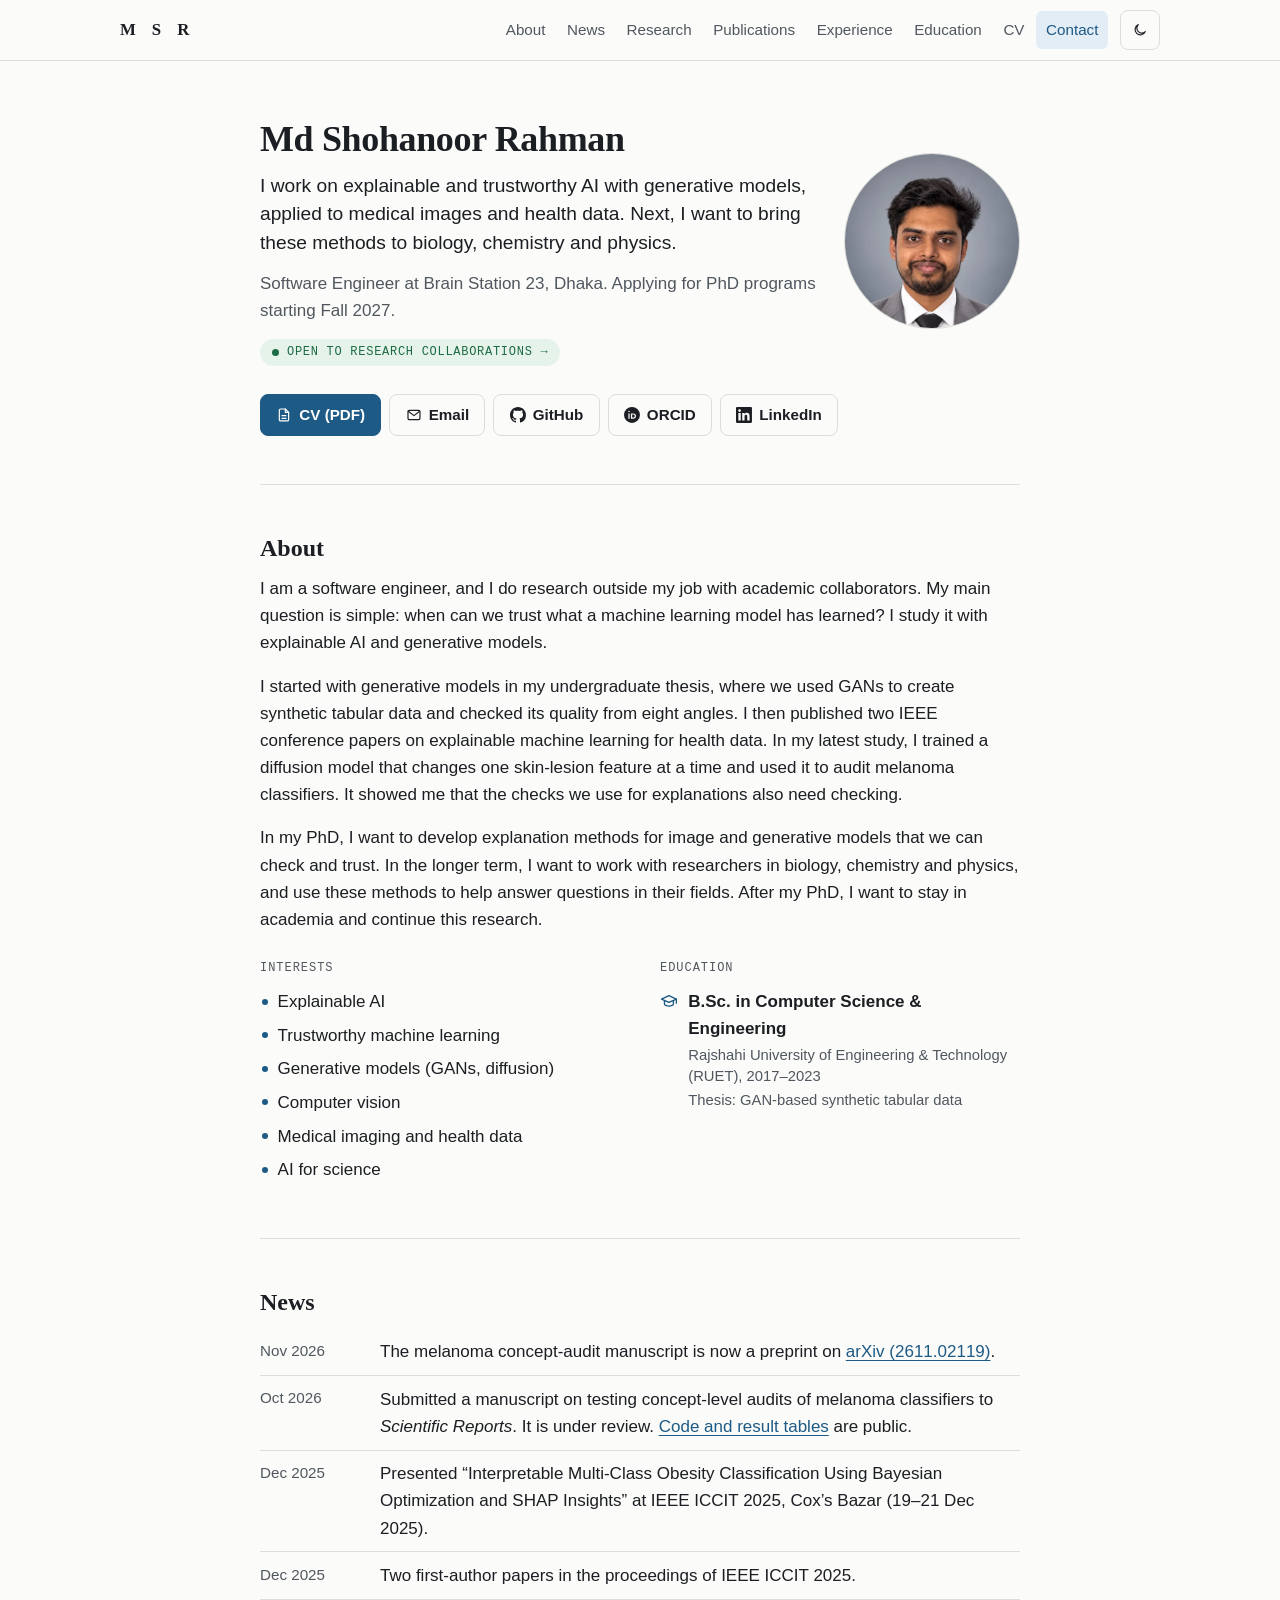
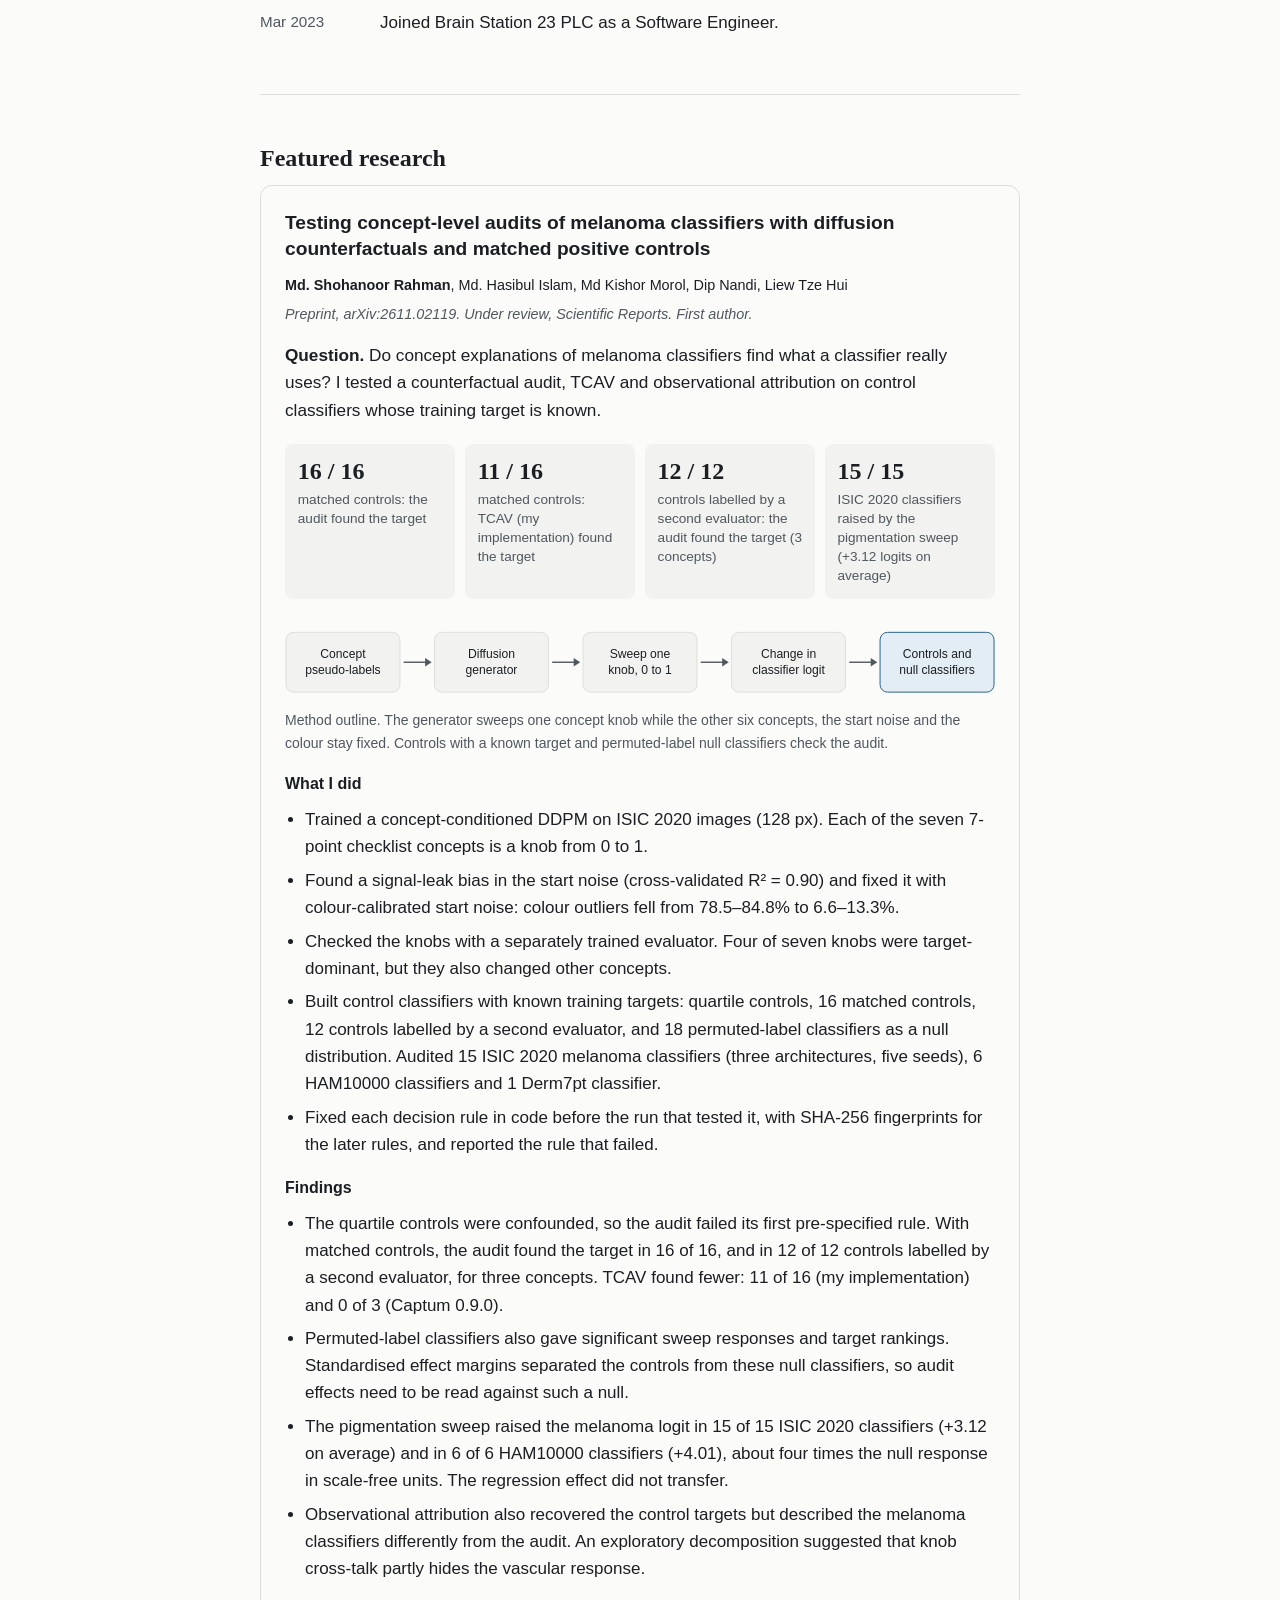
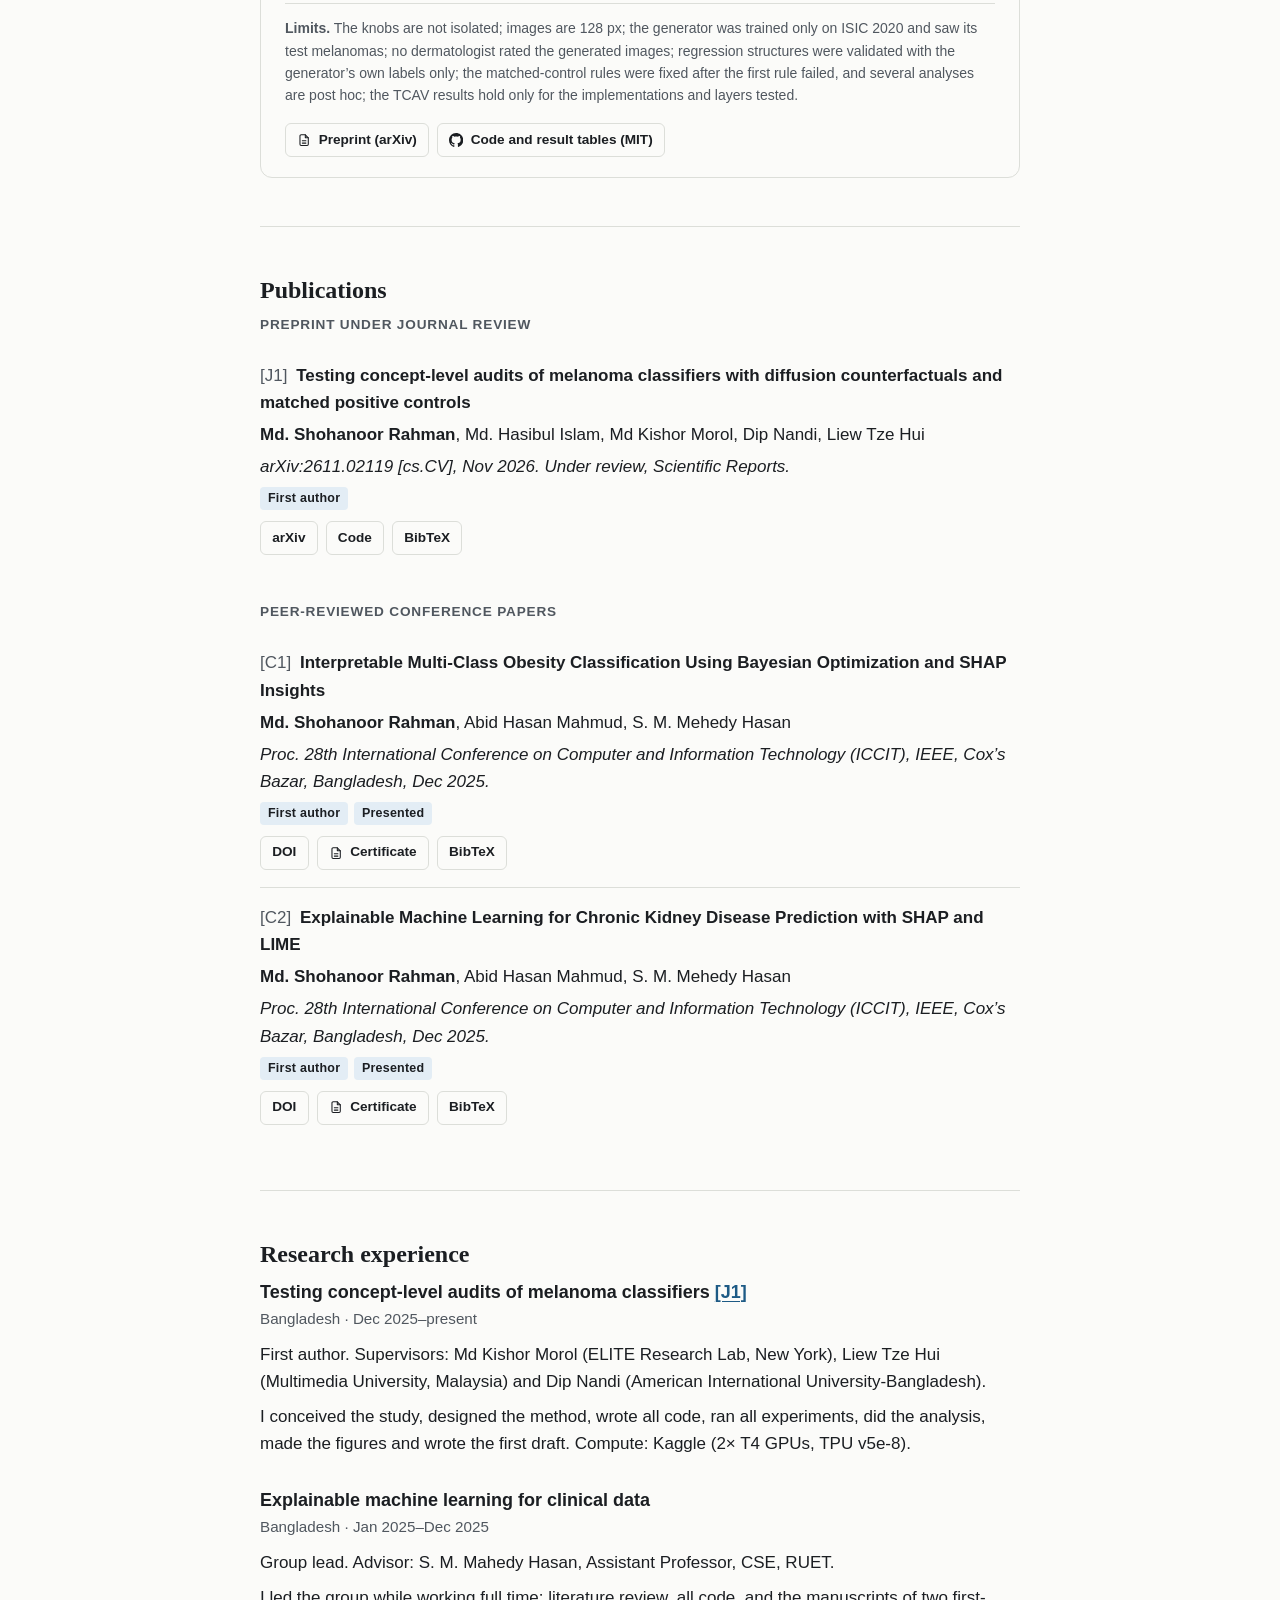
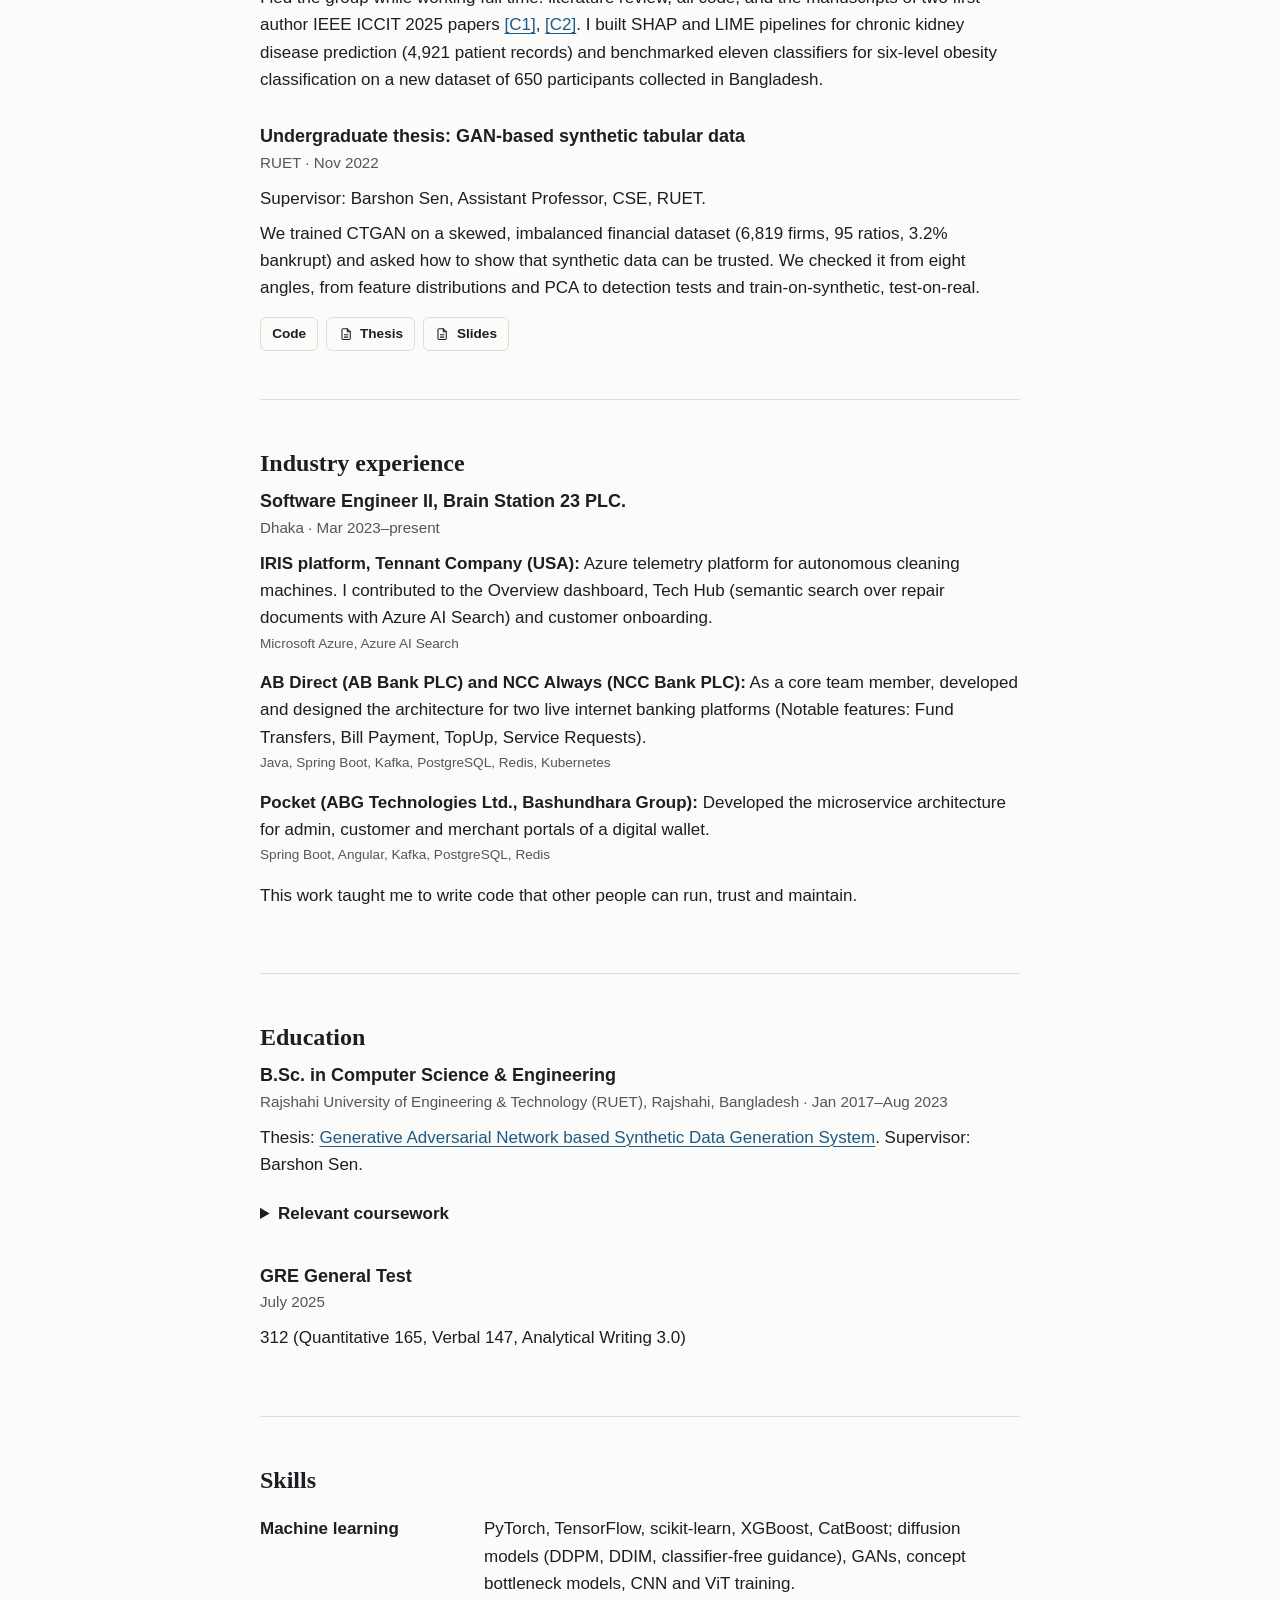
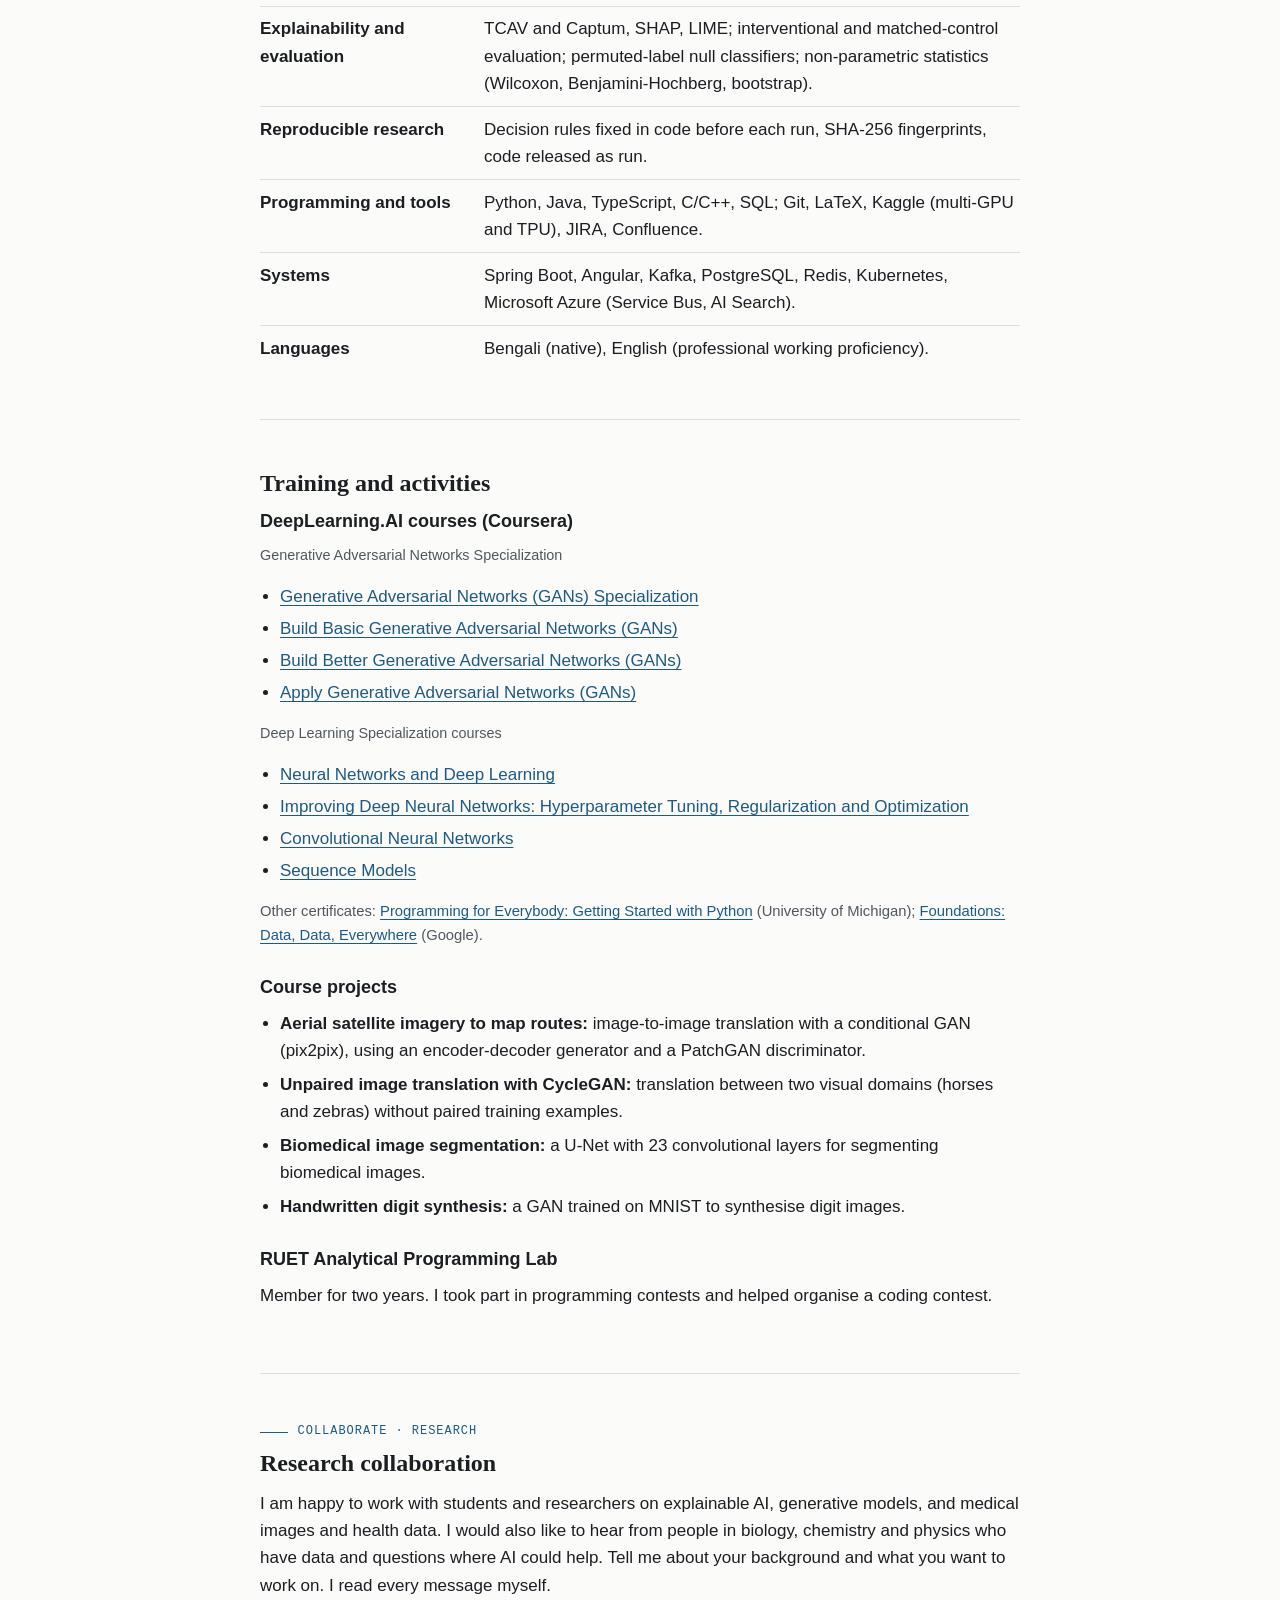
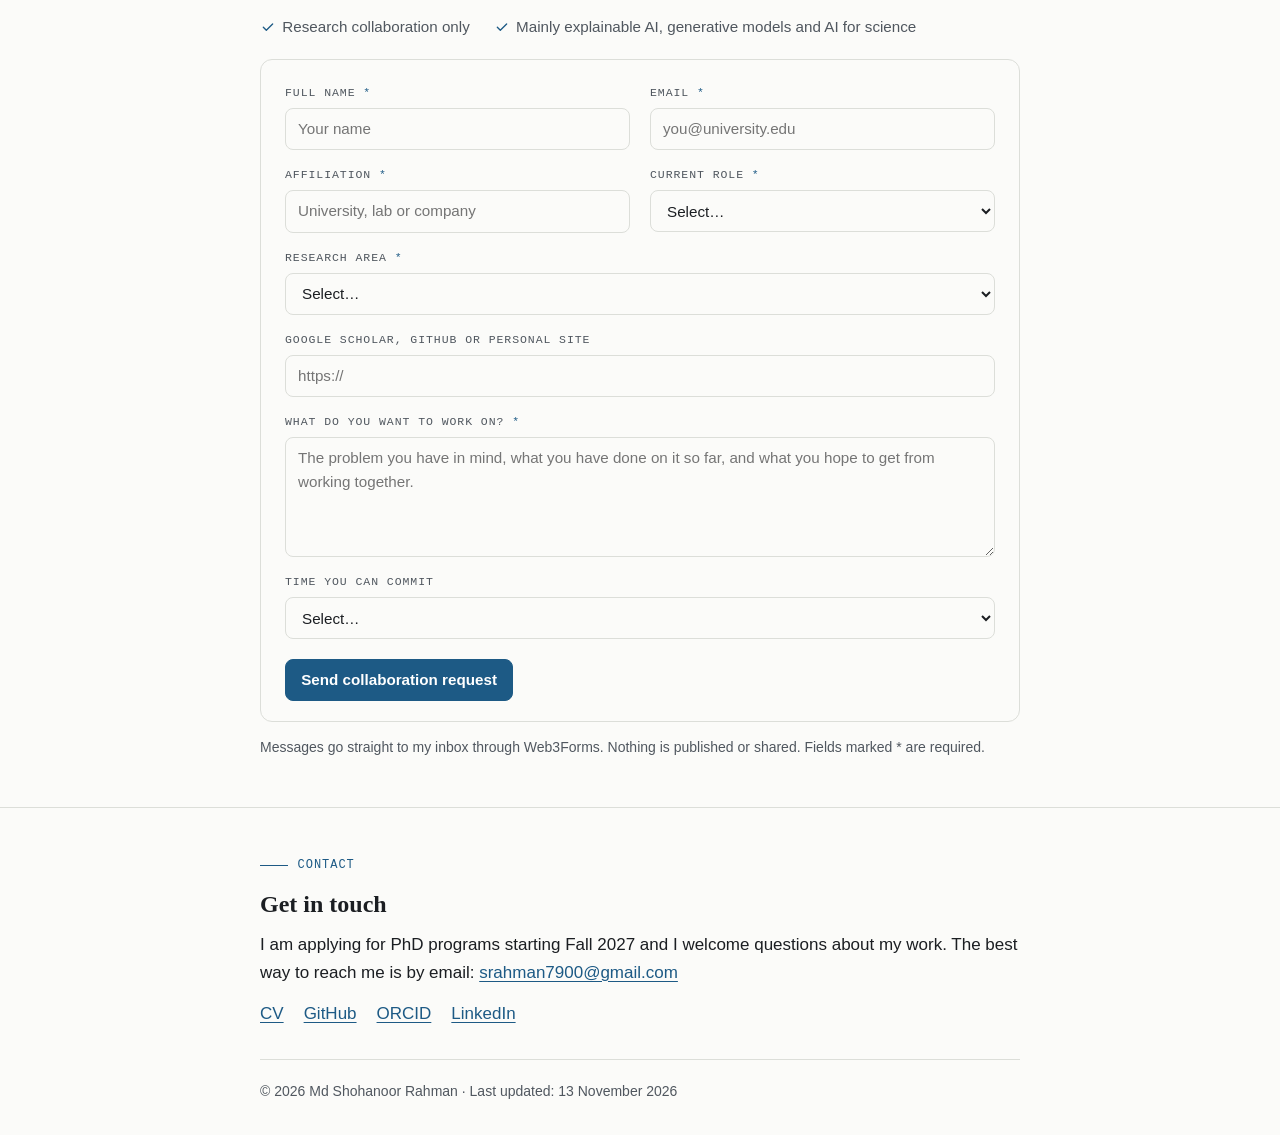
<file: index.html>
<!DOCTYPE html>
<html lang="en">
<head>
<meta charset="utf-8">
<meta name="viewport" content="width=device-width, initial-scale=1">
<title>Md Shohanoor Rahman: Explainable AI and Generative Models</title>
<meta name="description" content="Prospective PhD student (Fall 2027) working on explainable and trustworthy AI with generative models, applied to medical images and health data.">
<meta name="author" content="Md Shohanoor Rahman">
<link rel="canonical" href="https://srahman7900.github.io/">
<link rel="icon" href="favicon.svg" type="image/svg+xml">
<meta name="theme-color" content="#fbfbf9" media="(prefers-color-scheme: light)">
<meta name="theme-color" content="#14171a" media="(prefers-color-scheme: dark)">

<meta property="og:type" content="profile">
<meta property="og:title" content="Md Shohanoor Rahman: Explainable AI and Generative Models">
<meta property="og:description" content="Prospective PhD student (Fall 2027) working on explainable and trustworthy AI with generative models, applied to medical images and health data.">
<meta property="og:url" content="https://srahman7900.github.io/">
<meta property="og:image" content="https://srahman7900.github.io/assets/img/portrait.jpg">
<meta property="og:image:alt" content="Portrait of Md Shohanoor Rahman">
<meta name="twitter:card" content="summary">
<meta name="twitter:title" content="Md Shohanoor Rahman: Explainable AI and Generative Models">
<meta name="twitter:description" content="Prospective PhD student (Fall 2027) working on explainable and trustworthy AI with generative models, applied to medical images and health data.">
<meta name="twitter:image" content="https://srahman7900.github.io/assets/img/portrait.jpg">

<!-- Apply the saved theme before first paint, to avoid a flash -->
<script>document.documentElement.classList.add('js');try{var t=localStorage.getItem('theme');if(t==='light'||t==='dark')document.documentElement.setAttribute('data-theme',t)}catch(e){}</script>
<link rel="stylesheet" href="assets/css/style.css">
<script src="assets/js/main.js" defer></script>

<script type="application/ld+json">
{
  "@context": "https://schema.org",
  "@graph": [
    {
      "@type": "Person",
      "@id": "https://srahman7900.github.io/#person",
      "name": "Md Shohanoor Rahman",
      "alternateName": "Md. Shohanoor Rahman",
      "url": "https://srahman7900.github.io/",
      "email": "mailto:srahman7900@gmail.com",
      "image": "https://srahman7900.github.io/assets/img/portrait.jpg",
      "jobTitle": "Software Engineer",
      "worksFor": { "@type": "Organization", "name": "Brain Station 23 PLC" },
      "alumniOf": { "@type": "CollegeOrUniversity", "name": "Rajshahi University of Engineering & Technology" },
      "sameAs": [
        "https://orcid.org/0009-0004-4447-7502",
        "https://github.com/srahman7900",
        "https://www.linkedin.com/in/shohanoor-rahman/"
      ]
    },
    {
      "@type": "ScholarlyArticle",
      "headline": "Interpretable Multi-Class Obesity Classification Using Bayesian Optimization and SHAP Insights",
      "author": [
        { "@id": "https://srahman7900.github.io/#person" },
        { "@type": "Person", "name": "Abid Hasan Mahmud" },
        { "@type": "Person", "name": "S. M. Mehedy Hasan" }
      ],
      "datePublished": "2025-12",
      "isPartOf": { "@type": "CreativeWork", "name": "Proc. 28th International Conference on Computer and Information Technology (ICCIT)" },
      "publisher": { "@type": "Organization", "name": "IEEE" },
      "identifier": { "@type": "PropertyValue", "propertyID": "DOI", "value": "10.1109/ICCIT68739.2025.11491728" },
      "sameAs": "https://doi.org/10.1109/ICCIT68739.2025.11491728"
    },
    {
      "@type": "ScholarlyArticle",
      "headline": "Explainable Machine Learning for Chronic Kidney Disease Prediction with SHAP and LIME",
      "author": [
        { "@id": "https://srahman7900.github.io/#person" },
        { "@type": "Person", "name": "Abid Hasan Mahmud" },
        { "@type": "Person", "name": "S. M. Mehedy Hasan" }
      ],
      "datePublished": "2025-12",
      "isPartOf": { "@type": "CreativeWork", "name": "Proc. 28th International Conference on Computer and Information Technology (ICCIT)" },
      "publisher": { "@type": "Organization", "name": "IEEE" },
      "identifier": { "@type": "PropertyValue", "propertyID": "DOI", "value": "10.1109/ICCIT68739.2025.11490146" },
      "sameAs": "https://doi.org/10.1109/ICCIT68739.2025.11490146"
    },
    {
      "@type": "ScholarlyArticle",
      "headline": "Testing concept-level audits of melanoma classifiers with diffusion counterfactuals and matched positive controls",
      "author": [
        { "@id": "https://srahman7900.github.io/#person" },
        { "@type": "Person", "name": "Md. Hasibul Islam" },
        { "@type": "Person", "name": "Md Kishor Morol" },
        { "@type": "Person", "name": "Dip Nandi" },
        { "@type": "Person", "name": "Liew Tze Hui" }
      ],
      "datePublished": "2026-11-01",
      "isPartOf": { "@type": "CreativeWork", "name": "arXiv" },
      "identifier": { "@type": "PropertyValue", "propertyID": "DOI", "value": "10.48550/arXiv.2611.02119" },
      "sameAs": "https://arxiv.org/abs/2611.02119"
    }
  ]
}
</script>
</head>
<body id="top">

<!-- Icon sprite: referenced with <use href="#..."> -->
<svg xmlns="http://www.w3.org/2000/svg" hidden>
  <symbol id="i-mail" viewBox="0 0 24 24" fill="none" stroke="currentColor" stroke-width="1.8" stroke-linejoin="round" stroke-linecap="round"><rect x="3" y="5" width="18" height="14" rx="2"/><path d="M3.5 6.5 12 13l8.5-6.5"/></symbol>
  <symbol id="i-github" viewBox="0 0 16 16" fill="currentColor"><path d="M8 0C3.58 0 0 3.58 0 8c0 3.54 2.29 6.53 5.47 7.59.4.07.55-.17.55-.38 0-.19-.01-.82-.01-1.49-2.01.37-2.53-.49-2.69-.94-.09-.23-.48-.94-.82-1.13-.28-.15-.68-.52-.01-.53.63-.01 1.08.58 1.23.82.72 1.21 1.87.87 2.33.66.07-.52.28-.87.51-1.07-1.78-.2-3.64-.89-3.64-3.95 0-.87.31-1.59.82-2.15-.08-.2-.36-1.02.08-2.12 0 0 .67-.21 2.2.82.64-.18 1.32-.27 2-.27.68 0 1.36.09 2 .27 1.53-1.04 2.2-.82 2.2-.82.44 1.1.16 1.92.08 2.12.51.56.82 1.27.82 2.15 0 3.07-1.87 3.75-3.65 3.95.29.25.54.73.54 1.48 0 1.07-.01 1.93-.01 2.2 0 .21.15.46.55.38A8.01 8.01 0 0 0 16 8c0-4.42-3.58-8-8-8z"/></symbol>
  <symbol id="i-orcid" viewBox="0 0 24 24" fill="currentColor"><path fill-rule="evenodd" d="M12 0a12 12 0 1 0 0 24 12 12 0 1 0 0-24zM6.6 9.6h1.9v8H6.6zM7.55 5.7a1.15 1.15 0 1 0 0 2.3 1.15 1.15 0 1 0 0-2.3zM10.4 9.6h3.4c2.6 0 4.3 1.7 4.3 4s-1.7 4-4.3 4h-3.4zM12.3 11.3v4.6h1.4c1.5 0 2.5-.9 2.5-2.3s-1-2.3-2.5-2.3z"/></symbol>
  <symbol id="i-linkedin" viewBox="0 0 24 24" fill="currentColor"><path d="M20.45 20.45h-3.56v-5.57c0-1.33-.02-3.04-1.85-3.04-1.85 0-2.14 1.45-2.14 2.94v5.67H9.35V9h3.41v1.56h.05c.48-.9 1.64-1.85 3.37-1.85 3.6 0 4.27 2.37 4.27 5.46v6.28zM5.34 7.43a2.06 2.06 0 1 1 0-4.13 2.06 2.06 0 0 1 0 4.13zM7.12 20.45H3.56V9h3.56v11.45zM22.22 0H1.77C.79 0 0 .77 0 1.73v20.54C0 23.23.79 24 1.77 24h20.45c.98 0 1.78-.77 1.78-1.73V1.73C24 .77 23.2 0 22.22 0z"/></symbol>
  <symbol id="i-pdf" viewBox="0 0 24 24" fill="none" stroke="currentColor" stroke-width="1.8" stroke-linejoin="round" stroke-linecap="round"><path d="M14 3H7a2 2 0 0 0-2 2v14a2 2 0 0 0 2 2h10a2 2 0 0 0 2-2V8z"/><path d="M14 3v5h5M9 13h6M9 17h6"/></symbol>
  <symbol id="i-moon" viewBox="0 0 24 24" fill="none" stroke="currentColor" stroke-width="1.8" stroke-linejoin="round" stroke-linecap="round"><path d="M20 14.5A8 8 0 1 1 9.5 4a6.5 6.5 0 0 0 10.5 10.5z"/></symbol>
  <symbol id="i-sun" viewBox="0 0 24 24" fill="none" stroke="currentColor" stroke-width="1.8" stroke-linecap="round"><circle cx="12" cy="12" r="4"/><path d="M12 2v2M12 20v2M2 12h2M20 12h2M4.9 4.9l1.4 1.4M17.7 17.7l1.4 1.4M4.9 19.1l1.4-1.4M17.7 6.3l1.4-1.4"/></symbol>
  <symbol id="i-cap" viewBox="0 0 24 24" fill="none" stroke="currentColor" stroke-width="1.8" stroke-linejoin="round" stroke-linecap="round"><path d="M2 9.5 12 5l10 4.5L12 14z"/><path d="M6 11.5V16c0 1.4 2.7 3 6 3s6-1.6 6-3v-4.5M22 9.5V15"/></symbol>
  <symbol id="i-check" viewBox="0 0 24 24" fill="none" stroke="currentColor" stroke-width="2" stroke-linejoin="round" stroke-linecap="round"><path d="M5 12.5 9.5 17 19 7.5"/></symbol>
  <symbol id="i-menu" viewBox="0 0 24 24" fill="none" stroke="currentColor" stroke-width="1.8" stroke-linecap="round"><path d="M4 7h16M4 12h16M4 17h16"/></symbol>
</svg>

<a class="skip-link" href="#main">Skip to content</a>

<header class="site-header">
  <div class="nav-wrap">
    <a class="brand" href="#top">MSR</a>
    <nav aria-label="Main">
      <button class="menu-btn" type="button" aria-expanded="false" aria-controls="nav-list">
        <svg class="icon" aria-hidden="true"><use href="#i-menu"/></svg>Menu
      </button>
      <ul class="nav-list" id="nav-list">
        <li><a href="#about">About</a></li>
        <li><a href="#news">News</a></li>
        <li><a href="#research">Research</a></li>
        <li><a href="#publications">Publications</a></li>
        <li><a href="#experience">Experience</a></li>
        <li><a href="#education">Education</a></li>
        <li><a href="cv.html">CV</a></li>
        <li><a href="#contact">Contact</a></li>
      </ul>
    </nav>
    <button class="icon-btn theme-btn" type="button" aria-label="Switch colour theme">
      <svg class="icon i-moon" aria-hidden="true"><use href="#i-moon"/></svg>
      <svg class="icon i-sun" aria-hidden="true"><use href="#i-sun"/></svg>
    </button>
  </div>
</header>

<main id="main" class="wrap">

  <!-- 1. Hero -->
  <section class="hero" aria-labelledby="name">
    <div>
      <h1 id="name">Md Shohanoor Rahman</h1>
      <p class="identity">I work on explainable and trustworthy AI with generative models, applied to medical images and health data. Next, I want to bring these methods to biology, chemistry and physics.</p>
      <p class="status-line">Software Engineer at Brain Station 23, Dhaka. Applying for PhD programs starting Fall 2027.</p>
      <a class="pill-link" href="#collaborate">Open to research collaborations <span aria-hidden="true">&rarr;</span></a>
    </div>
    <picture>
      <source srcset="assets/img/portrait.webp" type="image/webp">
      <img class="portrait" src="assets/img/portrait.jpg" width="480" height="480" alt="Portrait of Md Shohanoor Rahman" fetchpriority="high">
    </picture>
    <ul class="btn-row hero-links">
      <li><a class="btn btn-primary" href="cv.html"><svg class="icon" aria-hidden="true"><use href="#i-pdf"/></svg>CV (PDF)</a></li>
      <li><a class="btn" href="mailto:srahman7900@gmail.com"><svg class="icon" aria-hidden="true"><use href="#i-mail"/></svg>Email</a></li>
      <li><a class="btn" href="https://github.com/srahman7900"><svg class="icon" aria-hidden="true"><use href="#i-github"/></svg>GitHub</a></li>
      <li><a class="btn" href="https://orcid.org/0009-0004-4447-7502"><svg class="icon" aria-hidden="true"><use href="#i-orcid"/></svg>ORCID</a></li>
      <li><a class="btn" href="https://www.linkedin.com/in/shohanoor-rahman/"><svg class="icon" aria-hidden="true"><use href="#i-linkedin"/></svg>LinkedIn</a></li>
    </ul>
  </section>

  <!-- 2. About -->
  <section id="about" aria-labelledby="about-h">
    <h2 id="about-h">About</h2>
    <p>I am a software engineer, and I do research outside my job with academic collaborators. My main question is simple: when can we trust what a machine learning model has learned? I study it with explainable AI and generative models.</p>
    <p>I started with generative models in my undergraduate thesis, where we used GANs to create synthetic tabular data and checked its quality from eight angles. I then published two IEEE conference papers on explainable machine learning for health data. In my latest study, I trained a diffusion model that changes one skin-lesion feature at a time and used it to audit melanoma classifiers. It showed me that the checks we use for explanations also need checking.</p>
    <p>In my PhD, I want to develop explanation methods for image and generative models that we can check and trust. In the longer term, I want to work with researchers in biology, chemistry and physics, and use these methods to help answer questions in their fields. After my PhD, I want to stay in academia and continue this research.</p>
    <div class="about-grid">
      <div>
        <h3 class="label">Interests</h3>
        <ul class="dot-list">
          <li>Explainable AI</li>
          <li>Trustworthy machine learning</li>
          <li>Generative models (GANs, diffusion)</li>
          <li>Computer vision</li>
          <li>Medical imaging and health data</li>
          <li>AI for science</li>
        </ul>
      </div>
      <div>
        <h3 class="label">Education</h3>
        <ul class="edu-list">
          <li>
            <svg class="icon" aria-hidden="true"><use href="#i-cap"/></svg>
            <div>
              <b>B.Sc. in Computer Science &amp; Engineering</b>
              <span>Rajshahi University of Engineering &amp; Technology (RUET), 2017&ndash;2023</span>
              <span>Thesis: GAN-based synthetic tabular data</span>
            </div>
          </li>
        </ul>
      </div>
    </div>
  </section>

  <!-- 3. News -->
  <section id="news" aria-labelledby="news-h">
    <h2 id="news-h">News</h2>
    <ul class="news">
      <li><time datetime="2026-11">Nov 2026</time><span>The melanoma concept-audit manuscript is now a preprint on <a href="https://arxiv.org/abs/2611.02119">arXiv (2611.02119)</a>.</span></li>
      <li><time datetime="2026-10">Oct 2026</time><span>Submitted a manuscript on testing concept-level audits of melanoma classifiers to <i>Scientific Reports</i>. It is under review. <a href="https://github.com/srahman7900/melanoma-concept-audit">Code and result tables</a> are public.</span></li>
      <li><time datetime="2025-12">Dec 2025</time><span>Presented &ldquo;Interpretable Multi-Class Obesity Classification Using Bayesian Optimization and SHAP Insights&rdquo; at IEEE ICCIT 2025, Cox&rsquo;s Bazar (19&ndash;21 Dec 2025).</span></li>
      <li><time datetime="2025-12">Dec 2025</time><span>Two first-author papers in the proceedings of IEEE ICCIT 2025.</span></li>
      <li><time datetime="2023-03">Mar 2023</time><span>Joined Brain Station 23 PLC as a Software Engineer.</span></li>
    </ul>
  </section>

  <!-- 4. Featured research -->
  <section id="research" aria-labelledby="research-h">
    <h2 id="research-h">Featured research</h2>
    <article class="card" aria-labelledby="j1-card-title">
      <h3 id="j1-card-title">Testing concept-level audits of melanoma classifiers with diffusion counterfactuals and matched positive controls</h3>
      <p class="authors small"><strong>Md. Shohanoor Rahman</strong>, Md. Hasibul Islam, Md Kishor Morol, Dip Nandi, Liew Tze Hui</p>
      <p class="venue small muted">Preprint, arXiv:2611.02119. Under review, <i>Scientific Reports</i>. First author.</p>

      <p class="question"><b>Question.</b> Do concept explanations of melanoma classifiers find what a classifier really uses? I tested a counterfactual audit, TCAV and observational attribution on control classifiers whose training target is known.</p>

      <ul class="tiles">
        <li><span class="num">16 / 16</span><span class="cap">matched controls: the audit found the target</span></li>
        <li><span class="num">11 / 16</span><span class="cap">matched controls: TCAV (my implementation) found the target</span></li>
        <li><span class="num">12 / 12</span><span class="cap">controls labelled by a second evaluator: the audit found the target (3 concepts)</span></li>
        <li><span class="num">15 / 15</span><span class="cap">ISIC 2020 classifiers raised by the pigmentation sweep (+3.12 logits on average)</span></li>
      </ul>

      <figure class="method">
        <svg class="flow-h" viewBox="0 0 760 84" role="img" aria-labelledby="flow-h-title">
          <title id="flow-h-title">Method outline: concept pseudo-labels, diffusion generator, sweep one knob from 0 to 1, change in classifier logit, check with matched controls and null classifiers.</title>
          <rect class="flow-box" x="1" y="10" width="122" height="64" rx="8"/>
          <text class="flow-text" x="62" y="38" text-anchor="middle">Concept</text>
          <text class="flow-text" x="62" y="55" text-anchor="middle">pseudo-labels</text>
          <path class="flow-arrow" d="M127 42h24"/><path class="flow-head" d="M157 42l-7-4.5v9z"/>
          <rect class="flow-box" x="160" y="10" width="122" height="64" rx="8"/>
          <text class="flow-text" x="221" y="38" text-anchor="middle">Diffusion</text>
          <text class="flow-text" x="221" y="55" text-anchor="middle">generator</text>
          <path class="flow-arrow" d="M286 42h24"/><path class="flow-head" d="M316 42l-7-4.5v9z"/>
          <rect class="flow-box" x="319" y="10" width="122" height="64" rx="8"/>
          <text class="flow-text" x="380" y="38" text-anchor="middle">Sweep one</text>
          <text class="flow-text" x="380" y="55" text-anchor="middle">knob, 0 to 1</text>
          <path class="flow-arrow" d="M445 42h24"/><path class="flow-head" d="M475 42l-7-4.5v9z"/>
          <rect class="flow-box" x="478" y="10" width="122" height="64" rx="8"/>
          <text class="flow-text" x="539" y="38" text-anchor="middle">Change in</text>
          <text class="flow-text" x="539" y="55" text-anchor="middle">classifier logit</text>
          <path class="flow-arrow" d="M604 42h24"/><path class="flow-head" d="M634 42l-7-4.5v9z"/>
          <rect class="flow-box end" x="637" y="10" width="122" height="64" rx="8"/>
          <text class="flow-text" x="698" y="38" text-anchor="middle">Controls and</text>
          <text class="flow-text" x="698" y="55" text-anchor="middle">null classifiers</text>
        </svg>
        <svg class="flow-v" viewBox="0 0 260 326" role="img" aria-labelledby="flow-v-title">
          <title id="flow-v-title">Method outline: concept pseudo-labels, diffusion generator, sweep one knob from 0 to 1, change in classifier logit, check with matched controls and null classifiers.</title>
          <rect class="flow-box" x="20" y="1" width="220" height="44" rx="8"/>
          <text class="flow-text" x="130" y="28" text-anchor="middle">Concept pseudo-labels</text>
          <path class="flow-arrow" d="M130 48v14"/><path class="flow-head" d="M130 68l-4.5-7h9z"/>
          <rect class="flow-box" x="20" y="71" width="220" height="44" rx="8"/>
          <text class="flow-text" x="130" y="98" text-anchor="middle">Diffusion generator</text>
          <path class="flow-arrow" d="M130 118v14"/><path class="flow-head" d="M130 138l-4.5-7h9z"/>
          <rect class="flow-box" x="20" y="141" width="220" height="44" rx="8"/>
          <text class="flow-text" x="130" y="168" text-anchor="middle">Sweep one knob from 0 to 1</text>
          <path class="flow-arrow" d="M130 188v14"/><path class="flow-head" d="M130 208l-4.5-7h9z"/>
          <rect class="flow-box" x="20" y="211" width="220" height="44" rx="8"/>
          <text class="flow-text" x="130" y="238" text-anchor="middle">Change in classifier logit</text>
          <path class="flow-arrow" d="M130 258v14"/><path class="flow-head" d="M130 278l-4.5-7h9z"/>
          <rect class="flow-box end" x="20" y="281" width="220" height="44" rx="8"/>
          <text class="flow-text" x="130" y="308" text-anchor="middle">Controls and null classifiers</text>
        </svg>
        <figcaption>Method outline. The generator sweeps one concept knob while the other six concepts, the start noise and the colour stay fixed. Controls with a known target and permuted-label null classifiers check the audit.</figcaption>
      </figure>

      <h4>What I did</h4>
      <ul>
        <li>Trained a concept-conditioned DDPM on ISIC 2020 images (128 px). Each of the seven 7-point checklist concepts is a knob from 0 to 1.</li>
        <li>Found a signal-leak bias in the start noise (cross-validated R&sup2; = 0.90) and fixed it with colour-calibrated start noise: colour outliers fell from 78.5&ndash;84.8% to 6.6&ndash;13.3%.</li>
        <li>Checked the knobs with a separately trained evaluator. Four of seven knobs were target-dominant, but they also changed other concepts.</li>
        <li>Built control classifiers with known training targets: quartile controls, 16 matched controls, 12 controls labelled by a second evaluator, and 18 permuted-label classifiers as a null distribution. Audited 15 ISIC 2020 melanoma classifiers (three architectures, five seeds), 6 HAM10000 classifiers and 1 Derm7pt classifier.</li>
        <li>Fixed each decision rule in code before the run that tested it, with SHA-256 fingerprints for the later rules, and reported the rule that failed.</li>
      </ul>

      <h4>Findings</h4>
      <ul>
        <li>The quartile controls were confounded, so the audit failed its first pre-specified rule. With matched controls, the audit found the target in 16 of 16, and in 12 of 12 controls labelled by a second evaluator, for three concepts. TCAV found fewer: 11 of 16 (my implementation) and 0 of 3 (Captum 0.9.0).</li>
        <li>Permuted-label classifiers also gave significant sweep responses and target rankings. Standardised effect margins separated the controls from these null classifiers, so audit effects need to be read against such a null.</li>
        <li>The pigmentation sweep raised the melanoma logit in 15 of 15 ISIC 2020 classifiers (+3.12 on average) and in 6 of 6 HAM10000 classifiers (+4.01), about four times the null response in scale-free units. The regression effect did not transfer.</li>
        <li>Observational attribution also recovered the control targets but described the melanoma classifiers differently from the audit. An exploratory decomposition suggested that knob cross-talk partly hides the vascular response.</li>
      </ul>

      <p class="limits"><b>Limits.</b> The knobs are not isolated; images are 128 px; the generator was trained only on ISIC 2020 and saw its test melanomas; no dermatologist rated the generated images; regression structures were validated with the generator&rsquo;s own labels only; the matched-control rules were fixed after the first rule failed, and several analyses are post hoc; the TCAV results hold only for the implementations and layers tested.</p>

      <ul class="btn-row">
        <li><a class="btn btn-sm" href="https://arxiv.org/abs/2611.02119"><svg class="icon" aria-hidden="true"><use href="#i-pdf"/></svg>Preprint (arXiv)</a></li>
        <li><a class="btn btn-sm" href="https://github.com/srahman7900/melanoma-concept-audit"><svg class="icon" aria-hidden="true"><use href="#i-github"/></svg>Code and result tables (MIT)</a></li>
      </ul>
    </article>
  </section>

  <!-- 5. Publications -->
  <section id="publications" aria-labelledby="pubs-h">
    <h2 id="pubs-h">Publications</h2>

    <div class="pub-group">
      <h3>Preprint under journal review</h3>
      <article class="pub" id="pub-j1">
        <p class="pub-title"><span class="pub-id">[J1]</span> Testing concept-level audits of melanoma classifiers with diffusion counterfactuals and matched positive controls</p>
        <p><strong>Md. Shohanoor Rahman</strong>, Md. Hasibul Islam, Md Kishor Morol, Dip Nandi, Liew Tze Hui</p>
        <p class="venue">arXiv:2611.02119 [cs.CV], Nov 2026. Under review, Scientific Reports.</p>
        <ul class="tags"><li>First author</li></ul>
        <ul class="btn-row actions">
          <li><a class="btn btn-sm" href="https://arxiv.org/abs/2611.02119">arXiv</a></li>
          <li><a class="btn btn-sm" href="https://github.com/srahman7900/melanoma-concept-audit">Code</a></li>
          <li><button class="btn btn-sm" type="button" data-bib-toggle aria-expanded="false" aria-controls="bib-j1">BibTeX</button></li>
        </ul>
        <div class="bib" id="bib-j1" hidden>
<pre>@misc{rahman2026testing,
  author        = {Rahman, Md. Shohanoor and Islam, Md. Hasibul and Morol, Md Kishor and Nandi, Dip and Liew, Tze Hui},
  title         = {Testing concept-level audits of melanoma classifiers with diffusion counterfactuals and matched positive controls},
  year          = {2026},
  eprint        = {2611.02119},
  archivePrefix = {arXiv},
  primaryClass  = {cs.CV},
  doi           = {10.48550/arXiv.2611.02119}
}</pre>
          <div class="bib-bar">
            <button class="btn btn-sm" type="button" data-bib-copy>Copy BibTeX</button>
            <span class="copy-status" role="status" aria-live="polite"></span>
          </div>
        </div>
      </article>
    </div>

    <div class="pub-group">
      <h3>Peer-reviewed conference papers</h3>

      <article class="pub" id="pub-c1">
        <p class="pub-title"><span class="pub-id">[C1]</span> Interpretable Multi-Class Obesity Classification Using Bayesian Optimization and SHAP Insights</p>
        <p><strong>Md. Shohanoor Rahman</strong>, Abid Hasan Mahmud, S. M. Mehedy Hasan</p>
        <p class="venue">Proc. 28th International Conference on Computer and Information Technology (ICCIT), IEEE, Cox&rsquo;s Bazar, Bangladesh, Dec 2025.</p>
        <ul class="tags"><li>First author</li><li>Presented</li></ul>
        <ul class="btn-row actions">
          <li><a class="btn btn-sm" href="https://doi.org/10.1109/ICCIT68739.2025.11491728">DOI</a></li>
          <li><a class="btn btn-sm" href="assets/certificates/ICCIT2025_C1_presentation_certificate.pdf" aria-label="Certificate of presentation for [C1] (PDF)"><svg class="icon" aria-hidden="true"><use href="#i-pdf"/></svg>Certificate</a></li>
          <li><button class="btn btn-sm" type="button" data-bib-toggle aria-expanded="false" aria-controls="bib-c1">BibTeX</button></li>
        </ul>
        <div class="bib" id="bib-c1" hidden>
<pre>@inproceedings{rahman2025obesity,
  author    = {Rahman, Md. Shohanoor and Mahmud, Abid Hasan and Hasan, S. M. Mehedy},
  title     = {Interpretable Multi-Class Obesity Classification Using Bayesian Optimization and SHAP Insights},
  booktitle = {Proc. 28th International Conference on Computer and Information Technology (ICCIT)},
  publisher = {IEEE},
  address   = {Cox's Bazar, Bangladesh},
  month     = dec,
  year      = {2025},
  doi       = {10.1109/ICCIT68739.2025.11491728}
}</pre>
          <div class="bib-bar">
            <button class="btn btn-sm" type="button" data-bib-copy>Copy BibTeX</button>
            <span class="copy-status" role="status" aria-live="polite"></span>
          </div>
        </div>
      </article>

      <article class="pub" id="pub-c2">
        <p class="pub-title"><span class="pub-id">[C2]</span> Explainable Machine Learning for Chronic Kidney Disease Prediction with SHAP and LIME</p>
        <p><strong>Md. Shohanoor Rahman</strong>, Abid Hasan Mahmud, S. M. Mehedy Hasan</p>
        <p class="venue">Proc. 28th International Conference on Computer and Information Technology (ICCIT), IEEE, Cox&rsquo;s Bazar, Bangladesh, Dec 2025.</p>
        <ul class="tags"><li>First author</li><li>Presented</li></ul>
        <ul class="btn-row actions">
          <li><a class="btn btn-sm" href="https://doi.org/10.1109/ICCIT68739.2025.11490146">DOI</a></li>
          <li><a class="btn btn-sm" href="assets/certificates/ICCIT2025_C2_presentation_certificate.pdf" aria-label="Certificate of presentation for [C2] (PDF)"><svg class="icon" aria-hidden="true"><use href="#i-pdf"/></svg>Certificate</a></li>
          <li><button class="btn btn-sm" type="button" data-bib-toggle aria-expanded="false" aria-controls="bib-c2">BibTeX</button></li>
        </ul>
        <div class="bib" id="bib-c2" hidden>
<pre>@inproceedings{rahman2025ckd,
  author    = {Rahman, Md. Shohanoor and Mahmud, Abid Hasan and Hasan, S. M. Mehedy},
  title     = {Explainable Machine Learning for Chronic Kidney Disease Prediction with SHAP and LIME},
  booktitle = {Proc. 28th International Conference on Computer and Information Technology (ICCIT)},
  publisher = {IEEE},
  address   = {Cox's Bazar, Bangladesh},
  month     = dec,
  year      = {2025},
  doi       = {10.1109/ICCIT68739.2025.11490146}
}</pre>
          <div class="bib-bar">
            <button class="btn btn-sm" type="button" data-bib-copy>Copy BibTeX</button>
            <span class="copy-status" role="status" aria-live="polite"></span>
          </div>
        </div>
      </article>
    </div>
  </section>

  <!-- 6. Research experience -->
  <section id="experience" aria-labelledby="exp-h">
    <h2 id="exp-h">Research experience</h2>

    <div class="entry">
      <h3>Testing concept-level audits of melanoma classifiers <a href="#pub-j1">[J1]</a></h3>
      <p class="meta">Bangladesh · Dec 2025&ndash;present</p>
      <p class="role">First author. Supervisors: Md Kishor Morol (ELITE Research Lab, New York), Liew Tze Hui (Multimedia University, Malaysia) and Dip Nandi (American International University-Bangladesh).</p>
      <p>I conceived the study, designed the method, wrote all code, ran all experiments, did the analysis, made the figures and wrote the first draft. Compute: Kaggle (2&times; T4 GPUs, TPU v5e-8).</p>
    </div>

    <div class="entry">
      <h3>Explainable machine learning for clinical data</h3>
      <p class="meta">Bangladesh · Jan 2025&ndash;Dec 2025</p>
      <p class="role">Group lead. Advisor: S. M. Mahedy Hasan, Assistant Professor, CSE, RUET.</p>
      <p>I led the group while working full time: literature review, all code, and the manuscripts of two first-author IEEE ICCIT 2025 papers <a href="#pub-c1">[C1]</a>, <a href="#pub-c2">[C2]</a>. I built SHAP and LIME pipelines for chronic kidney disease prediction (4,921 patient records) and benchmarked eleven classifiers for six-level obesity classification on a new dataset of 650 participants collected in Bangladesh.</p>
    </div>

    <div class="entry">
      <h3>Undergraduate thesis: GAN-based synthetic tabular data</h3>
      <p class="meta">RUET · Nov 2022</p>
      <p class="role">Supervisor: Barshon Sen, Assistant Professor, CSE, RUET.</p>
      <p>We trained CTGAN on a skewed, imbalanced financial dataset (6,819 firms, 95 ratios, 3.2% bankrupt) and asked how to show that synthetic data can be trusted. We checked it from eight angles, from feature distributions and PCA to detection tests and train-on-synthetic, test-on-real.</p>
      <ul class="btn-row actions">
        <li><a class="btn btn-sm" href="https://github.com/srahman7900/UG-Thesis">Code</a></li>
        <li><a class="btn btn-sm" href="https://github.com/srahman7900/UG-Thesis/blob/main/docs/BSc_thesis_RUET_2022.pdf" aria-label="Undergraduate thesis (PDF)"><svg class="icon" aria-hidden="true"><use href="#i-pdf"/></svg>Thesis</a></li>
        <li><a class="btn btn-sm" href="https://github.com/srahman7900/UG-Thesis/blob/main/docs/seminar_slides_2022-08.pdf" aria-label="Thesis seminar slides (PDF)"><svg class="icon" aria-hidden="true"><use href="#i-pdf"/></svg>Slides</a></li>
      </ul>
    </div>
  </section>

  <!-- 7. Industry experience -->
  <section id="engineering" data-nav="experience" aria-labelledby="eng-h">
    <h2 id="eng-h">Industry experience</h2>
    <div class="entry">
      <h3>Software Engineer II, Brain Station 23 PLC.</h3>
      <p class="meta">Dhaka · Mar 2023&ndash;present</p>
      <ul class="projects">
        <li><b>IRIS platform, Tennant Company (USA):</b> Azure telemetry platform for autonomous cleaning machines. I contributed to the Overview dashboard, Tech Hub (semantic search over repair documents with Azure AI Search) and customer onboarding.
          <span class="stack">Microsoft Azure, Azure AI Search</span></li>
        <li><b>AB Direct (AB Bank PLC) and NCC Always (NCC Bank PLC):</b> As a core team member, developed and designed the architecture for two live internet banking platforms (Notable features: Fund Transfers, Bill Payment, TopUp, Service Requests).
          <span class="stack">Java, Spring Boot, Kafka, PostgreSQL, Redis, Kubernetes</span></li>
        <li><b>Pocket (ABG Technologies Ltd., Bashundhara Group):</b> Developed the microservice architecture for admin, customer and merchant portals of a digital wallet.
          <span class="stack">Spring Boot, Angular, Kafka, PostgreSQL, Redis</span></li>
      </ul>
      <p>This work taught me to write code that other people can run, trust and maintain.</p>
    </div>
  </section>

  <!-- 8. Education -->
  <section id="education" aria-labelledby="edu-h">
    <h2 id="edu-h">Education</h2>
    <div class="entry">
      <h3>B.Sc. in Computer Science &amp; Engineering</h3>
      <p class="meta">Rajshahi University of Engineering &amp; Technology (RUET), Rajshahi, Bangladesh · Jan 2017&ndash;Aug 2023</p>
      <p>Thesis: <a href="https://github.com/srahman7900/UG-Thesis">Generative Adversarial Network based Synthetic Data Generation System</a>. Supervisor: Barshon Sen.</p>
      <details class="coursework">
        <summary>Relevant coursework</summary>
        <ul class="course-grid">
          <li>Artificial Intelligence</li>
          <li>Neural Networks and Fuzzy Systems</li>
          <li>Data Mining</li>
          <li>Digital Image Processing</li>
          <li>Digital Signal Processing</li>
          <li>Vector Analysis and Linear Algebra</li>
          <li>Applied Statistics and Queuing Theory</li>
          <li>Discrete Mathematics</li>
          <li>Numerical Methods</li>
          <li>Data Structure</li>
          <li>Computer Algorithms</li>
          <li>Database Systems</li>
          <li>Operating Systems</li>
          <li>Parallel and Distributed Processing</li>
          <li>Computer Architecture and Design</li>
          <li>Software Engineering</li>
          <li>Information System Analysis and Design</li>
          <li>Technical Writing and Presentation</li>
        </ul>
      </details>
    </div>
    <div class="entry">
      <h3>GRE General Test</h3>
      <p class="meta">July 2025</p>
      <p>312 (Quantitative 165, Verbal 147, Analytical Writing 3.0)</p>
    </div>
  </section>

  <!-- 9. Skills -->
  <section id="skills" data-nav="education" aria-labelledby="skills-h">
    <h2 id="skills-h">Skills</h2>
    <dl class="skills">
      <div><dt>Machine learning</dt><dd>PyTorch, TensorFlow, scikit-learn, XGBoost, CatBoost; diffusion models (DDPM, DDIM, classifier-free guidance), GANs, concept bottleneck models, CNN and ViT training.</dd></div>
      <div><dt>Explainability and evaluation</dt><dd>TCAV and Captum, SHAP, LIME; interventional and matched-control evaluation; permuted-label null classifiers; non-parametric statistics (Wilcoxon, Benjamini-Hochberg, bootstrap).</dd></div>
      <div><dt>Reproducible research</dt><dd>Decision rules fixed in code before each run, SHA-256 fingerprints, code released as run.</dd></div>
      <div><dt>Programming and tools</dt><dd>Python, Java, TypeScript, C/C++, SQL; Git, LaTeX, Kaggle (multi-GPU and TPU), JIRA, Confluence.</dd></div>
      <div><dt>Systems</dt><dd>Spring Boot, Angular, Kafka, PostgreSQL, Redis, Kubernetes, Microsoft Azure (Service Bus, AI Search).</dd></div>
      <div><dt>Languages</dt><dd>Bengali (native), English (professional working proficiency).</dd></div>
    </dl>
  </section>

  <!-- 10. Training and activities -->
  <section id="training" data-nav="education" aria-labelledby="training-h">
    <h2 id="training-h">Training and activities</h2>

    <div class="sub">
      <h3>DeepLearning.AI courses (Coursera)</h3>
      <p class="muted small">Generative Adversarial Networks Specialization</p>
      <ul class="cert-list">
        <li><a href="https://coursera.org/share/4e77a15c8e4b36a6a1bb5087d89b9ee6">Generative Adversarial Networks (GANs) Specialization</a></li>
        <li><a href="https://www.coursera.org/account/accomplishments/verify/HBCDHSZMQ36U">Build Basic Generative Adversarial Networks (GANs)</a></li>
        <li><a href="https://coursera.org/share/22fc3c9a49e2b21da48cf4cea50bc9f7">Build Better Generative Adversarial Networks (GANs)</a></li>
        <li><a href="https://coursera.org/share/d04cde9a4bf3b81cb0124f67b2621fa6">Apply Generative Adversarial Networks (GANs)</a></li>
      </ul>
      <p class="muted small">Deep Learning Specialization courses</p>
      <ul class="cert-list">
        <li><a href="https://www.coursera.org/account/accomplishments/verify/UCUXWGK6HMRK">Neural Networks and Deep Learning</a></li>
        <li><a href="https://coursera.org/share/be50cd3a6ffbd98c1089dc4ca99d89b1">Improving Deep Neural Networks: Hyperparameter Tuning, Regularization and Optimization</a></li>
        <li><a href="https://coursera.org/share/0c0962410e14a6578bc35b7b6d32cc1b">Convolutional Neural Networks</a></li>
        <li><a href="https://coursera.org/share/31c21f5616a5c2da4eb6157e318751c5">Sequence Models</a></li>
      </ul>
      <p class="minor">Other certificates: <a href="https://www.coursera.org/account/accomplishments/verify/SVXBF7NQUTSP">Programming for Everybody: Getting Started with Python</a> (University of Michigan); <a href="https://coursera.org/share/dfc2165696b8b739e7581026d19f1c70">Foundations: Data, Data, Everywhere</a> (Google).</p>
    </div>

    <div class="sub">
      <h3>Course projects</h3>
      <ul>
        <li><b>Aerial satellite imagery to map routes:</b> image-to-image translation with a conditional GAN (pix2pix), using an encoder-decoder generator and a PatchGAN discriminator.</li>
        <li><b>Unpaired image translation with CycleGAN:</b> translation between two visual domains (horses and zebras) without paired training examples.</li>
        <li><b>Biomedical image segmentation:</b> a U-Net with 23 convolutional layers for segmenting biomedical images.</li>
        <li><b>Handwritten digit synthesis:</b> a GAN trained on MNIST to synthesise digit images.</li>
      </ul>
    </div>

    <div class="sub">
      <h3>RUET Analytical Programming Lab</h3>
      <p>Member for two years. I took part in programming contests and helped organise a coding contest.</p>
    </div>
  </section>

  <!-- 11. Contact -->
  <section id="collaborate" data-nav="contact" aria-labelledby="collab-h">
    <p class="eyebrow">Collaborate · Research</p>
    <h2 id="collab-h">Research collaboration</h2>
    <p>I am happy to work with students and researchers on explainable AI, generative models, and medical images and health data. I would also like to hear from people in biology, chemistry and physics who have data and questions where AI could help. Tell me about your background and what you want to work on. I read every message myself.</p>
    <ul class="collab-checks">
      <li><svg class="icon" aria-hidden="true"><use href="#i-check"/></svg>Research collaboration only</li>
      <li><svg class="icon" aria-hidden="true"><use href="#i-check"/></svg>Mainly explainable AI, generative models and AI for science</li>
    </ul>
    <form class="card collab-form" action="https://api.web3forms.com/submit" method="POST" data-ajax="https://api.web3forms.com/submit" data-mailto="srahman7900@gmail.com">
      <input type="hidden" name="access_key" value="c63453a3-fab6-46e1-a827-c9db4f153292">
      <input type="hidden" name="subject" value="Research collaboration request (srahman7900.github.io)">
      <input type="hidden" name="from_name" value="srahman7900.github.io">
      <input type="hidden" name="redirect" value="https://srahman7900.github.io/#collaborate">
      <div class="hp" aria-hidden="true"><label for="f-honey">Leave this unchecked</label><input type="checkbox" id="f-honey" name="botcheck" tabindex="-1"></div>
      <div class="form-grid">
        <div class="field">
          <label for="f-name">Full name <span class="req" aria-hidden="true">*</span></label>
          <input id="f-name" name="name" type="text" autocomplete="name" required placeholder="Your name">
        </div>
        <div class="field">
          <label for="f-email">Email <span class="req" aria-hidden="true">*</span></label>
          <input id="f-email" name="email" type="email" autocomplete="email" required placeholder="you@university.edu">
        </div>
        <div class="field">
          <label for="f-aff">Affiliation <span class="req" aria-hidden="true">*</span></label>
          <input id="f-aff" name="Affiliation" type="text" autocomplete="organization" required placeholder="University, lab or company">
        </div>
        <div class="field">
          <label for="f-role">Current role <span class="req" aria-hidden="true">*</span></label>
          <select id="f-role" name="Role" required>
            <option value="">Select&hellip;</option>
            <option>Undergraduate student</option>
            <option>Master's student</option>
            <option>PhD student</option>
            <option>Postdoc or faculty</option>
            <option>Industry researcher</option>
            <option>Other</option>
          </select>
        </div>
        <div class="field full">
          <label for="f-area">Research area <span class="req" aria-hidden="true">*</span></label>
          <select id="f-area" name="Research area" required>
            <option value="">Select&hellip;</option>
            <option>Explainable AI</option>
            <option>Trustworthy machine learning</option>
            <option>Generative models</option>
            <option>Computer vision</option>
            <option>Medical imaging and health data</option>
            <option>AI for science</option>
            <option>Other</option>
          </select>
        </div>
        <div class="field full">
          <label for="f-link">Google Scholar, GitHub or personal site</label>
          <input id="f-link" name="Link" type="url" autocomplete="url" placeholder="https://">
        </div>
        <div class="field full">
          <label for="f-msg">What do you want to work on? <span class="req" aria-hidden="true">*</span></label>
          <textarea id="f-msg" name="message" required placeholder="The problem you have in mind, what you have done on it so far, and what you hope to get from working together."></textarea>
        </div>
        <div class="field full">
          <label for="f-time">Time you can commit</label>
          <select id="f-time" name="Time">
            <option value="">Select&hellip;</option>
            <option>A few hours a week</option>
            <option>About 10 hours a week</option>
            <option>Full-time</option>
            <option>Not sure yet</option>
          </select>
        </div>
      </div>
      <div class="form-actions">
        <button class="btn btn-primary" type="submit">Send collaboration request</button>
        <p class="form-status" role="status" aria-live="polite"></p>
      </div>
    </form>
    <p class="form-note">Messages go straight to my inbox through Web3Forms. Nothing is published or shared. Fields marked * are required.</p>
  </section>

</main>

<footer class="site-footer">
  <div class="wrap">
    <section id="contact" class="contact" aria-labelledby="contact-h">
      <p class="eyebrow">Contact</p>
      <h2 id="contact-h">Get in touch</h2>
      <p>I am applying for PhD programs starting Fall 2027 and I welcome questions about my work. The best way to reach me is by email: <a href="mailto:srahman7900@gmail.com">srahman7900@gmail.com</a></p>
      <ul class="text-links">
        <li><a href="cv.html">CV</a></li>
        <li><a href="https://github.com/srahman7900">GitHub</a></li>
        <li><a href="https://orcid.org/0009-0004-4447-7502">ORCID</a></li>
        <li><a href="https://www.linkedin.com/in/shohanoor-rahman/">LinkedIn</a></li>
      </ul>
    </section>
    <div class="footer-bottom">
      <p>&copy; 2026 Md Shohanoor Rahman · Last updated: 13 November 2026</p>
    </div>
  </div>
</footer>

</body>
</html>
</file>
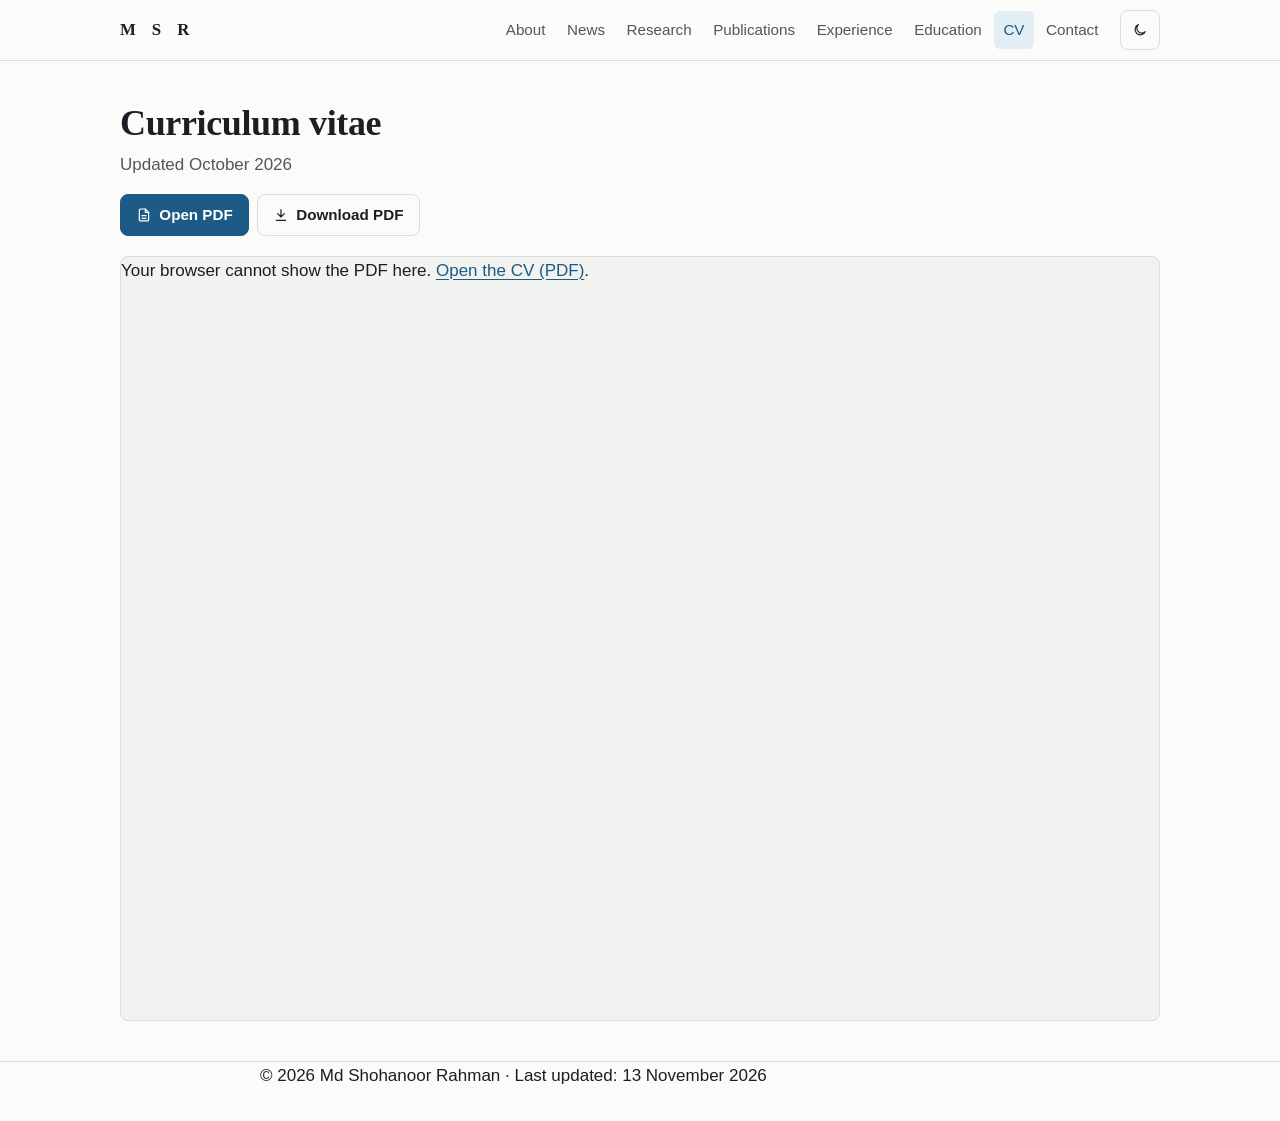
<file: cv.html>
<!DOCTYPE html>
<html lang="en">
<head>
<meta charset="utf-8">
<meta name="viewport" content="width=device-width, initial-scale=1">
<title>CV: Md Shohanoor Rahman</title>
<meta name="description" content="Curriculum vitae of Md Shohanoor Rahman, software engineer in Dhaka doing research in generative AI and computer vision.">
<link rel="canonical" href="https://srahman7900.github.io/cv.html">
<link rel="icon" href="favicon.svg" type="image/svg+xml">
<meta name="theme-color" content="#fbfbf9" media="(prefers-color-scheme: light)">
<meta name="theme-color" content="#14171a" media="(prefers-color-scheme: dark)">
<meta property="og:type" content="website">
<meta property="og:title" content="CV: Md Shohanoor Rahman">
<meta property="og:description" content="Curriculum vitae of Md Shohanoor Rahman, software engineer in Dhaka doing research in generative AI and computer vision.">
<meta property="og:url" content="https://srahman7900.github.io/cv.html">
<meta property="og:image" content="https://srahman7900.github.io/assets/img/portrait.jpg">
<meta name="twitter:card" content="summary">
<script>document.documentElement.classList.add('js');try{var t=localStorage.getItem('theme');if(t==='light'||t==='dark')document.documentElement.setAttribute('data-theme',t)}catch(e){}</script>
<link rel="stylesheet" href="assets/css/style.css">
<script src="assets/js/main.js" defer></script>
</head>
<body id="top">

<svg xmlns="http://www.w3.org/2000/svg" hidden>
  <symbol id="i-pdf" viewBox="0 0 24 24" fill="none" stroke="currentColor" stroke-width="1.8" stroke-linejoin="round" stroke-linecap="round"><path d="M14 3H7a2 2 0 0 0-2 2v14a2 2 0 0 0 2 2h10a2 2 0 0 0 2-2V8z"/><path d="M14 3v5h5M9 13h6M9 17h6"/></symbol>
  <symbol id="i-download" viewBox="0 0 24 24" fill="none" stroke="currentColor" stroke-width="1.8" stroke-linejoin="round" stroke-linecap="round"><path d="M12 4v11M7 10l5 5 5-5M5 20h14"/></symbol>
  <symbol id="i-moon" viewBox="0 0 24 24" fill="none" stroke="currentColor" stroke-width="1.8" stroke-linejoin="round" stroke-linecap="round"><path d="M20 14.5A8 8 0 1 1 9.5 4a6.5 6.5 0 0 0 10.5 10.5z"/></symbol>
  <symbol id="i-sun" viewBox="0 0 24 24" fill="none" stroke="currentColor" stroke-width="1.8" stroke-linecap="round"><circle cx="12" cy="12" r="4"/><path d="M12 2v2M12 20v2M2 12h2M20 12h2M4.9 4.9l1.4 1.4M17.7 17.7l1.4 1.4M4.9 19.1l1.4-1.4M17.7 6.3l1.4-1.4"/></symbol>
  <symbol id="i-menu" viewBox="0 0 24 24" fill="none" stroke="currentColor" stroke-width="1.8" stroke-linecap="round"><path d="M4 7h16M4 12h16M4 17h16"/></symbol>
</svg>

<a class="skip-link" href="#main">Skip to content</a>

<header class="site-header">
  <div class="nav-wrap">
    <a class="brand" href="index.html">MSR</a>
    <nav aria-label="Main">
      <button class="menu-btn" type="button" aria-expanded="false" aria-controls="nav-list">
        <svg class="icon" aria-hidden="true"><use href="#i-menu"/></svg>Menu
      </button>
      <ul class="nav-list" id="nav-list">
        <li><a href="index.html#about">About</a></li>
        <li><a href="index.html#news">News</a></li>
        <li><a href="index.html#research">Research</a></li>
        <li><a href="index.html#publications">Publications</a></li>
        <li><a href="index.html#experience">Experience</a></li>
        <li><a href="index.html#education">Education</a></li>
        <li><a href="cv.html" aria-current="page">CV</a></li>
        <li><a href="index.html#contact">Contact</a></li>
      </ul>
    </nav>
    <button class="icon-btn theme-btn" type="button" aria-label="Switch colour theme">
      <svg class="icon i-moon" aria-hidden="true"><use href="#i-moon"/></svg>
      <svg class="icon i-sun" aria-hidden="true"><use href="#i-sun"/></svg>
    </button>
  </div>
</header>

<main id="main" class="wrap cv-wrap">
  <div class="cv-head">
    <h1>Curriculum vitae</h1>
    <p class="muted">Updated October 2026</p>
    <ul class="btn-row">
      <li><a class="btn btn-primary" href="Shohanoor_Rahman_CV.pdf"><svg class="icon" aria-hidden="true"><use href="#i-pdf"/></svg>Open PDF</a></li>
      <li><a class="btn" href="Shohanoor_Rahman_CV.pdf" download="Shohanoor_Rahman_CV.pdf"><svg class="icon" aria-hidden="true"><use href="#i-download"/></svg>Download PDF</a></li>
    </ul>
    <p class="cv-mobile-note muted small">On a phone, the PDF opens in your browser&rsquo;s own viewer.</p>
  </div>

  <!-- Embedded on desktop only; hidden under 768 px by the stylesheet -->
  <object class="cv-frame" data="Shohanoor_Rahman_CV.pdf#view=FitH" type="application/pdf" title="CV of Md Shohanoor Rahman (PDF)">
    <p>Your browser cannot show the PDF here. <a href="Shohanoor_Rahman_CV.pdf">Open the CV (PDF)</a>.</p>
  </object>
</main>

<footer class="site-footer">
  <div class="wrap">
    <p>&copy; 2026 Md Shohanoor Rahman · Last updated: 13 November 2026</p>
  </div>
</footer>

</body>
</html>
</file>
<file: assets/css/style.css>
/* Md Shohanoor Rahman: site styles. One file, no build step. */

/* ---------- Colour tokens (light by default) ---------- */
:root {
  color-scheme: light;
  --bg: #fbfbf9;
  --surface: #f2f3f0;
  --text: #1b1e22;
  --muted: #50575f;
  --rule: #dcded9;
  --accent: #1d5a85;
  --accent-text: #ffffff;
  --accent-soft: #e3edf5;
  --focus: #b35c00;
  --ok: #1d6b43;
  --ok-soft: #e5f3eb;

  --sans: -apple-system, BlinkMacSystemFont, "Segoe UI", Roboto, "Helvetica Neue", Arial, sans-serif;
  --serif: "Iowan Old Style", "Palatino Linotype", Palatino, "Book Antiqua", Georgia, serif;
  --mono: ui-monospace, SFMono-Regular, Menlo, Consolas, monospace;

  --col: 800px;
  --header-h: 60px;
}

/* Dark: follow the system unless the visitor chose light */
@media (prefers-color-scheme: dark) {
  :root:not([data-theme="light"]) {
    color-scheme: dark;
    --bg: #14171a;
    --surface: #1c2125;
    --text: #e6e8ea;
    --muted: #a6aeb6;
    --rule: #2e353b;
    --accent: #82bbe8;
    --accent-text: #0f1215;
    --accent-soft: #1b2a36;
    --focus: #f0a64a;
    --ok: #7fd3a4;
    --ok-soft: #17291f;
  }
}
/* Dark: chosen with the toggle */
:root[data-theme="dark"] {
  color-scheme: dark;
  --bg: #14171a;
  --surface: #1c2125;
  --text: #e6e8ea;
  --muted: #a6aeb6;
  --rule: #2e353b;
  --accent: #82bbe8;
  --accent-text: #0f1215;
  --accent-soft: #1b2a36;
  --focus: #f0a64a;
  --ok: #7fd3a4;
  --ok-soft: #17291f;
}

/* ---------- Base ---------- */
*, *::before, *::after { box-sizing: border-box; }
html { -webkit-text-size-adjust: 100%; scroll-padding-top: calc(var(--header-h) + 12px); }
@media (prefers-reduced-motion: no-preference) {
  html { scroll-behavior: smooth; }
}
body {
  margin: 0;
  background: var(--bg);
  color: var(--text);
  font-family: var(--sans);
  font-size: 1.0625rem;
  line-height: 1.6;
  overflow-wrap: break-word;
}
img, svg { display: block; max-width: 100%; }
[hidden] { display: none !important; }
a { color: var(--accent); text-underline-offset: 0.18em; text-decoration-thickness: 1px; }
a:hover { text-decoration-thickness: 2px; }
:focus-visible { outline: 3px solid var(--focus); outline-offset: 2px; border-radius: 3px; }
p { margin: 0 0 1rem; }
ul, ol { margin: 0 0 1rem; padding-left: 1.25rem; }
li { margin-bottom: 0.4rem; }
h1, h2, h3, h4 { line-height: 1.25; margin: 0 0 0.75rem; }
h1 { font-family: var(--serif); font-size: 2.25rem; font-weight: 600; letter-spacing: -0.01em; }
h2 { font-family: var(--serif); font-size: 1.5rem; font-weight: 600; }
h3 { font-size: 1.125rem; font-weight: 650; }
h4 { font-size: 1rem; font-weight: 650; margin-top: 1.25rem; }
.small { font-size: 0.9rem; }
.muted { color: var(--muted); }

.icon { width: 1.05em; height: 1.05em; flex: none; }
.visually-hidden {
  position: absolute !important; width: 1px; height: 1px; overflow: hidden;
  clip: rect(0 0 0 0); white-space: nowrap;
}

/* Skip link: visible only on keyboard focus */
.skip-link {
  position: absolute; left: 1rem; top: -100px; z-index: 100;
  background: var(--accent); color: var(--accent-text);
  padding: 0.5rem 0.9rem; border-radius: 6px; text-decoration: none;
}
.skip-link:focus { top: 0.75rem; }

/* ---------- Header and navigation ---------- */
.site-header {
  position: sticky; top: 0; z-index: 50;
  background: var(--bg);
  border-bottom: 1px solid var(--rule);
}
.nav-wrap {
  max-width: 1080px; margin: 0 auto; padding: 0 1.25rem;
  height: var(--header-h);
  display: flex; align-items: center; gap: 0.75rem;
}
.brand {
  font-family: var(--serif); font-weight: 600; font-size: 1.05rem; letter-spacing: 1rem;
  color: var(--text); text-decoration: none; margin-right: auto; white-space: nowrap;
}
.nav-list {
  list-style: none; margin: 0; padding: 0;
  display: flex; gap: 0.15rem;
}
.nav-list li { margin: 0; }
.nav-list a {
  display: block; padding: 0.4rem 0.6rem; border-radius: 6px;
  color: var(--muted); text-decoration: none; font-size: 0.95rem;
}
.nav-list a:hover { color: var(--text); background: var(--surface); }
.nav-list a.active, .nav-list a[aria-current="page"] { color: var(--accent); background: var(--accent-soft); }

.icon-btn, .menu-btn {
  display: inline-flex; align-items: center; justify-content: center; gap: 0.4rem;
  min-width: 40px; height: 40px; padding: 0 0.6rem;
  border: 1px solid var(--rule); border-radius: 8px;
  background: transparent; color: var(--text); font: inherit; font-size: 0.95rem;
  cursor: pointer;
}
.icon-btn:hover, .menu-btn:hover { background: var(--surface); }
.menu-btn { display: none; }

/* Theme icon: show the sun in dark mode, the moon in light mode */
.theme-btn .i-sun { display: none; }
:root[data-theme="dark"] .theme-btn .i-sun { display: block; }
:root[data-theme="dark"] .theme-btn .i-moon { display: none; }
@media (prefers-color-scheme: dark) {
  :root:not([data-theme="light"]) .theme-btn .i-sun { display: block; }
  :root:not([data-theme="light"]) .theme-btn .i-moon { display: none; }
}

/* Compact menu below 900 px (only when JS runs; without JS the links wrap) */
@media (max-width: 899px) {
  .js .menu-btn { display: inline-flex; }
  .js .nav-list {
    display: none;
    position: absolute; left: 0; right: 0; top: var(--header-h);
    flex-direction: column; gap: 0;
    background: var(--bg); border-bottom: 1px solid var(--rule);
    padding: 0.5rem 1.25rem 1rem;
    box-shadow: 0 8px 16px rgba(0, 0, 0, 0.08);
  }
  .js .nav-list.open { display: flex; }
  .js .nav-list a { padding: 0.65rem 0.5rem; font-size: 1rem; }
  html:not(.js) .nav-wrap { height: auto; flex-wrap: wrap; padding-block: 0.5rem; }
  html:not(.js) .nav-list { flex-wrap: wrap; }
}

/* ---------- Layout ---------- */
.wrap { max-width: var(--col); margin: 0 auto; padding: 0 1.25rem; }
main section {
  padding: 3rem 0;
  border-top: 1px solid var(--rule);
}
main section:first-child { border-top: 0; }
.lead { font-size: 1.125rem; }

/* ---------- Hero ---------- */
.hero {
  display: grid; gap: 1.75rem; align-items: center;
  grid-template-columns: 1fr auto;
  padding: 3.5rem 0 3rem;
}
.hero h1 { margin-bottom: 0.6rem; }
.hero-links { grid-column: 1 / -1; }
.identity { font-size: 1.2rem; line-height: 1.5; margin-bottom: 0.75rem; max-width: 34em; }
.status-line { color: var(--muted); margin-bottom: 0; }
.portrait {
  width: 176px; height: 176px; border-radius: 50%;
  object-fit: cover; background: var(--surface);
  border: 1px solid var(--rule);
}
@media (max-width: 640px) {
  .hero { grid-template-columns: 1fr; padding-top: 2rem; gap: 1.25rem; }
  .hero picture { order: -1; }
  .portrait { width: 112px; height: 112px; }
  h1 { font-size: 1.95rem; }
  .identity { font-size: 1.1rem; }
}

/* ---------- Buttons ---------- */
.btn-row { display: flex; flex-wrap: wrap; gap: 0.5rem; margin: 0; padding: 0; list-style: none; }
.btn-row li { margin: 0; }
.btn {
  display: inline-flex; align-items: center; gap: 0.45rem;
  min-height: 42px; padding: 0.45rem 0.95rem;
  border: 1px solid var(--rule); border-radius: 8px;
  background: transparent; color: var(--text);
  font: inherit; font-size: 0.95rem; font-weight: 550; line-height: 1.2;
  text-decoration: none; cursor: pointer;
}
.btn:hover { border-color: var(--accent); color: var(--accent); }
.btn-primary { background: var(--accent); border-color: var(--accent); color: var(--accent-text); }
.btn-primary:hover { color: var(--accent-text); filter: brightness(1.08); }
.btn-sm { min-height: 34px; padding: 0.25rem 0.7rem; font-size: 0.85rem; border-radius: 6px; }

/* ---------- Section eyebrow and labels ---------- */
.eyebrow {
  display: flex; align-items: center; gap: 0.6rem; margin: 0 0 0.4rem;
  font-family: var(--mono); font-size: 0.75rem; letter-spacing: 0.08em;
  text-transform: uppercase; color: var(--accent);
}
.eyebrow::before { content: ""; width: 1.75rem; height: 1px; background: currentColor; }
.label {
  font-family: var(--mono); font-size: 0.75rem; font-weight: 500; letter-spacing: 0.08em;
  text-transform: uppercase; color: var(--muted); margin: 0 0 0.75rem;
}

/* ---------- Hero: collaboration pill ---------- */
.pill-link {
  display: inline-flex; align-items: center; gap: 0.5rem; margin-top: 0.9rem;
  padding: 0.25rem 0.75rem; border-radius: 999px;
  background: var(--ok-soft); color: var(--ok);
  font-family: var(--mono); font-size: 0.75rem; letter-spacing: 0.06em; text-transform: uppercase;
  text-decoration: none;
}
.pill-link::before { content: ""; width: 7px; height: 7px; border-radius: 50%; background: currentColor; }
.pill-link:hover { text-decoration: underline; }

/* ---------- About: interests and education ---------- */
.about-grid { display: grid; grid-template-columns: 1fr 1fr; gap: 1.5rem 2.5rem; margin-top: 1.75rem; }
.dot-list, .edu-list { list-style: none; padding: 0; margin: 0; }
.dot-list li { position: relative; padding-left: 1.1rem; margin-bottom: 0.4rem; }
.dot-list li::before {
  content: ""; position: absolute; left: 0.1rem; top: 0.62em;
  width: 6px; height: 6px; border-radius: 50%; background: var(--accent);
}
.edu-list li { display: grid; grid-template-columns: auto 1fr; gap: 0.65rem; margin-bottom: 0.9rem; }
.edu-list .icon { color: var(--accent); margin-top: 0.25rem; }
.edu-list b { display: block; font-weight: 600; }
.edu-list span { display: block; color: var(--muted); font-size: 0.925rem; line-height: 1.45; margin-top: 0.15rem; }
@media (max-width: 640px) {
  .about-grid { grid-template-columns: 1fr; }
}

/* ---------- News ---------- */
.news { list-style: none; padding: 0; margin: 0; }
.news li {
  display: grid; grid-template-columns: 6.5rem 1fr; gap: 0.25rem 1rem;
  padding: 0.6rem 0; margin: 0; border-bottom: 1px solid var(--rule);
}
.news li:last-child { border-bottom: 0; }
.news time { color: var(--muted); font-size: 0.95rem; font-variant-numeric: tabular-nums; padding-top: 0.05rem; }
@media (max-width: 520px) {
  .news li { grid-template-columns: 1fr; }
}

/* ---------- Featured study card ---------- */
.card {
  border: 1px solid var(--rule); border-radius: 12px;
  padding: 1.5rem 1.5rem 1.25rem;
}
.card h3 { font-size: 1.2rem; line-height: 1.35; }
.authors { margin-bottom: 0.35rem; }
.venue { font-style: italic; margin-bottom: 0.6rem; }
.question { font-size: 1.075rem; margin-top: 1rem; }
.question b { font-weight: 650; }

.tiles {
  list-style: none; padding: 0; margin: 1.25rem 0;
  display: grid; grid-template-columns: repeat(4, 1fr); gap: 0.6rem;
}
.tiles li {
  margin: 0; padding: 0.85rem 0.8rem;
  background: var(--surface); border-radius: 8px;
}
.tiles .num {
  display: block; font-family: var(--serif); font-size: 1.5rem; font-weight: 600;
  line-height: 1.15; color: var(--text); font-variant-numeric: tabular-nums;
}
.tiles .cap { display: block; font-size: 0.85rem; color: var(--muted); line-height: 1.4; margin-top: 0.3rem; }
@media (max-width: 640px) {
  .tiles { grid-template-columns: repeat(2, 1fr); }
  .card { padding: 1.1rem 1rem 1rem; }
}

/* Method outline: boxes joined by arrows; stacks on small screens */
.method { margin: 1.5rem 0 0.5rem; }
.method svg { width: 100%; height: auto; }
.method .flow-v { display: none; margin: 0 auto; max-width: 260px; }
.method figcaption { font-size: 0.875rem; color: var(--muted); margin-top: 0.5rem; }
@media (max-width: 640px) {
  .method .flow-h { display: none; }
  .method .flow-v { display: block; }
}
.flow-box { fill: var(--surface); stroke: var(--rule); }
.flow-box.end { fill: var(--accent-soft); stroke: var(--accent); }
.flow-text { fill: var(--text); font-family: var(--sans); font-size: 13px; }
.flow-arrow { stroke: var(--muted); fill: none; stroke-width: 1.5; }
.flow-head { fill: var(--muted); }

.limits {
  font-size: 0.875rem; color: var(--muted);
  border-top: 1px solid var(--rule); padding-top: 0.85rem; margin: 1.25rem 0 1rem;
}

/* ---------- Publications ---------- */
.pub-group { margin-top: 2rem; }
.pub-group:first-of-type { margin-top: 0; }
.pub-group > h3 { font-size: 0.85rem; text-transform: uppercase; letter-spacing: 0.06em; color: var(--muted); font-weight: 600; }
.pub { padding: 1rem 0 1.1rem; border-bottom: 1px solid var(--rule); }
.pub:last-child { border-bottom: 0; }
.pub-title { font-weight: 650; margin-bottom: 0.3rem; }
.pub-id { color: var(--muted); font-weight: 500; font-variant-numeric: tabular-nums; margin-right: 0.25rem; }
.pub p { margin-bottom: 0.3rem; }
.tags { list-style: none; padding: 0; margin: 0.45rem 0 0.65rem; display: flex; flex-wrap: wrap; gap: 0.35rem; }
.tags li {
  margin: 0; font-size: 0.78rem; font-weight: 600; letter-spacing: 0.02em;
  padding: 0.1rem 0.5rem; border-radius: 4px;
  background: var(--accent-soft); color: var(--text);
}
.bib { margin-top: 0.75rem; }
.bib[hidden] { display: none; }
.bib pre {
  margin: 0; padding: 0.85rem 1rem; overflow-x: auto;
  background: var(--surface); border-radius: 8px;
  font-family: var(--mono); font-size: 0.8rem; line-height: 1.5;
}
.bib-bar { display: flex; align-items: center; gap: 0.75rem; margin-top: 0.5rem; }
.copy-status { font-size: 0.85rem; color: var(--muted); }

/* ---------- Experience and education entries ---------- */
.entry { margin-bottom: 2rem; }
.entry:last-child { margin-bottom: 0; }
.entry h3 { margin-bottom: 0.2rem; }
.meta { color: var(--muted); font-size: 0.95rem; margin-bottom: 0.6rem; }
.role { margin-bottom: 0.5rem; }
.projects { list-style: none; padding: 0; }
.projects li { margin-bottom: 0.9rem; }
.stack { display: block; font-size: 0.85rem; color: var(--muted); margin-top: 0.1rem; }

details.coursework { margin-top: 1rem; }
details.coursework summary {
  cursor: pointer; font-weight: 600; padding: 0.35rem 0; width: fit-content;
}
.course-grid {
  list-style: none; padding: 0; margin: 0.75rem 0 0;
  display: grid; grid-template-columns: 1fr; gap: 0.3rem 1.5rem;
  font-size: 0.95rem;
}
.course-grid li { margin: 0; }
@media (min-width: 768px) {
  .course-grid { grid-template-columns: repeat(3, 1fr); }
}

/* ---------- Skills ---------- */
.skills { margin: 0; }
.skills div { display: grid; grid-template-columns: 13rem 1fr; gap: 1rem; padding: 0.55rem 0; border-bottom: 1px solid var(--rule); }
.skills div:last-child { border-bottom: 0; }
.skills dt { font-weight: 650; }
.skills dd { margin: 0; }
@media (max-width: 640px) {
  .skills div { grid-template-columns: 1fr; gap: 0.15rem; }
}

/* ---------- Training ---------- */
.sub { margin-top: 1.75rem; }
.sub:first-of-type { margin-top: 0; }
.cert-list li { margin-bottom: 0.3rem; }
.minor { font-size: 0.925rem; color: var(--muted); }

/* ---------- Collaboration form ---------- */
.collab-checks {
  list-style: none; padding: 0; margin: 0 0 1.25rem;
  display: flex; flex-wrap: wrap; gap: 0.35rem 1.5rem; color: var(--muted); font-size: 0.95rem;
}
.collab-checks li { display: flex; align-items: center; gap: 0.4rem; margin: 0; }
.collab-checks .icon { color: var(--accent); }
.form-grid { display: grid; grid-template-columns: 1fr 1fr; gap: 1rem 1.25rem; }
.field { display: flex; flex-direction: column; gap: 0.35rem; min-width: 0; }
.field.full { grid-column: 1 / -1; }
.field label {
  font-family: var(--mono); font-size: 0.72rem; letter-spacing: 0.08em;
  text-transform: uppercase; color: var(--muted);
}
.field .req { color: var(--accent); }
.field input, .field select, .field textarea {
  width: 100%; min-height: 42px; padding: 0.5rem 0.75rem;
  font: inherit; font-size: 0.95rem; color: var(--text);
  background: var(--bg); border: 1px solid var(--rule); border-radius: 8px;
}
.field textarea { min-height: 7.5rem; resize: vertical; }
.field input:hover, .field select:hover, .field textarea:hover { border-color: var(--muted); }
.form-actions { display: flex; flex-wrap: wrap; align-items: center; gap: 0.75rem 1rem; margin-top: 1.25rem; }
.form-status { margin: 0; font-size: 0.95rem; }
.form-status.error { color: var(--focus); }
.form-note { margin: 0.9rem 0 0; font-size: 0.875rem; color: var(--muted); }
.hp { position: absolute; left: -9999px; width: 1px; height: 1px; overflow: hidden; }
@media (max-width: 640px) {
  .form-grid { grid-template-columns: 1fr; }
}

/* ---------- Footer: contact and date ---------- */
.site-footer { border-top: 1px solid var(--rule); padding: 0 0 2rem; }
.site-footer p { margin: 0; }
.contact { padding: 3rem 0 2rem; }
.contact p { margin-bottom: 0.9rem; }
.text-links { list-style: none; padding: 0; margin: 0; display: flex; flex-wrap: wrap; gap: 0.35rem 1.25rem; }
.text-links li { margin: 0; }
.footer-bottom {
  display: flex; flex-wrap: wrap; align-items: center; justify-content: space-between; gap: 0.75rem 1.5rem;
  padding-top: 1.25rem; border-top: 1px solid var(--rule);
  color: var(--muted); font-size: 0.875rem;
}

/* ---------- CV page ---------- */
.cv-head { padding: 2.5rem 0 1.25rem; }
.cv-head h1 { margin-bottom: 0.3rem; }
.cv-frame {
  display: block; width: 100%; height: 85vh;
  border: 1px solid var(--rule); border-radius: 8px; background: var(--surface);
  margin-bottom: 2.5rem;
}
.cv-wrap { max-width: 1080px; }
@media (max-width: 767px) {
  .cv-frame { display: none; }
  .cv-mobile-note { display: block; }
}
.cv-mobile-note { display: none; margin-top: 1.25rem; }

/* ---------- 404 ---------- */
.notfound { padding: 5rem 0; }

/* ---------- Print: ink-light summary ---------- */
@media print {
  :root, :root[data-theme="dark"] {
    color-scheme: light;
    --bg: #fff; --surface: #fff; --text: #000; --muted: #333; --rule: #bbb;
    --accent: #000; --accent-soft: #fff; --accent-text: #000;
  }
  body { font-size: 10.5pt; line-height: 1.45; }
  .site-header, .skip-link, .btn-row, .theme-btn, .pill-link, #collaborate,   main section { padding: 1rem 0; break-inside: auto; }
  .hero { display: block; padding: 0 0 0.5rem; }
  h2, h3 { break-after: avoid; }
  .entry, .pub, .tiles li { break-inside: avoid; }
  .card { border: 0; padding: 0; }
  .tiles li { border: 1px solid var(--rule); }
  a { color: #000; text-decoration: none; }
  a[href^="http"]::after, a[href^="mailto"]::after { content: " (" attr(href) ")"; font-size: 0.85em; word-break: break-all; }
  .nav-list a::after, .text-links a::after { content: none; }
}
</file>
